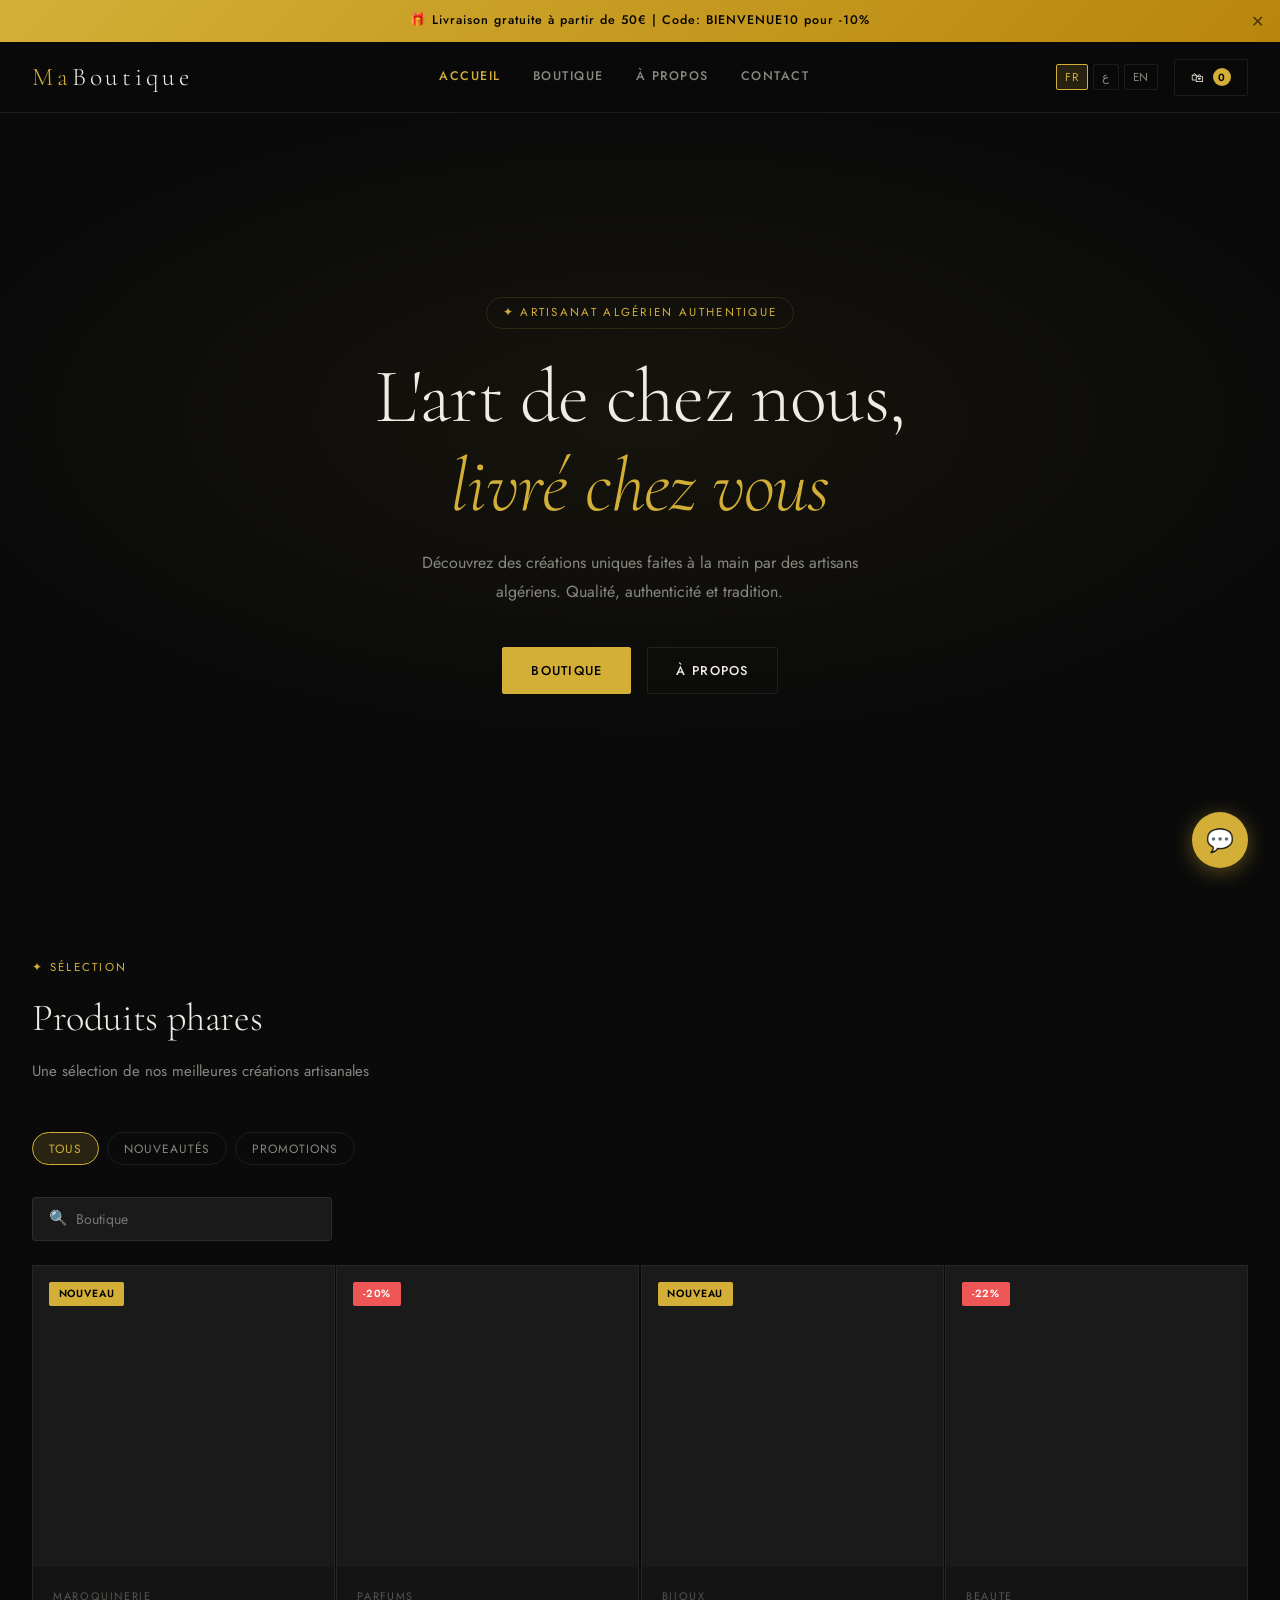
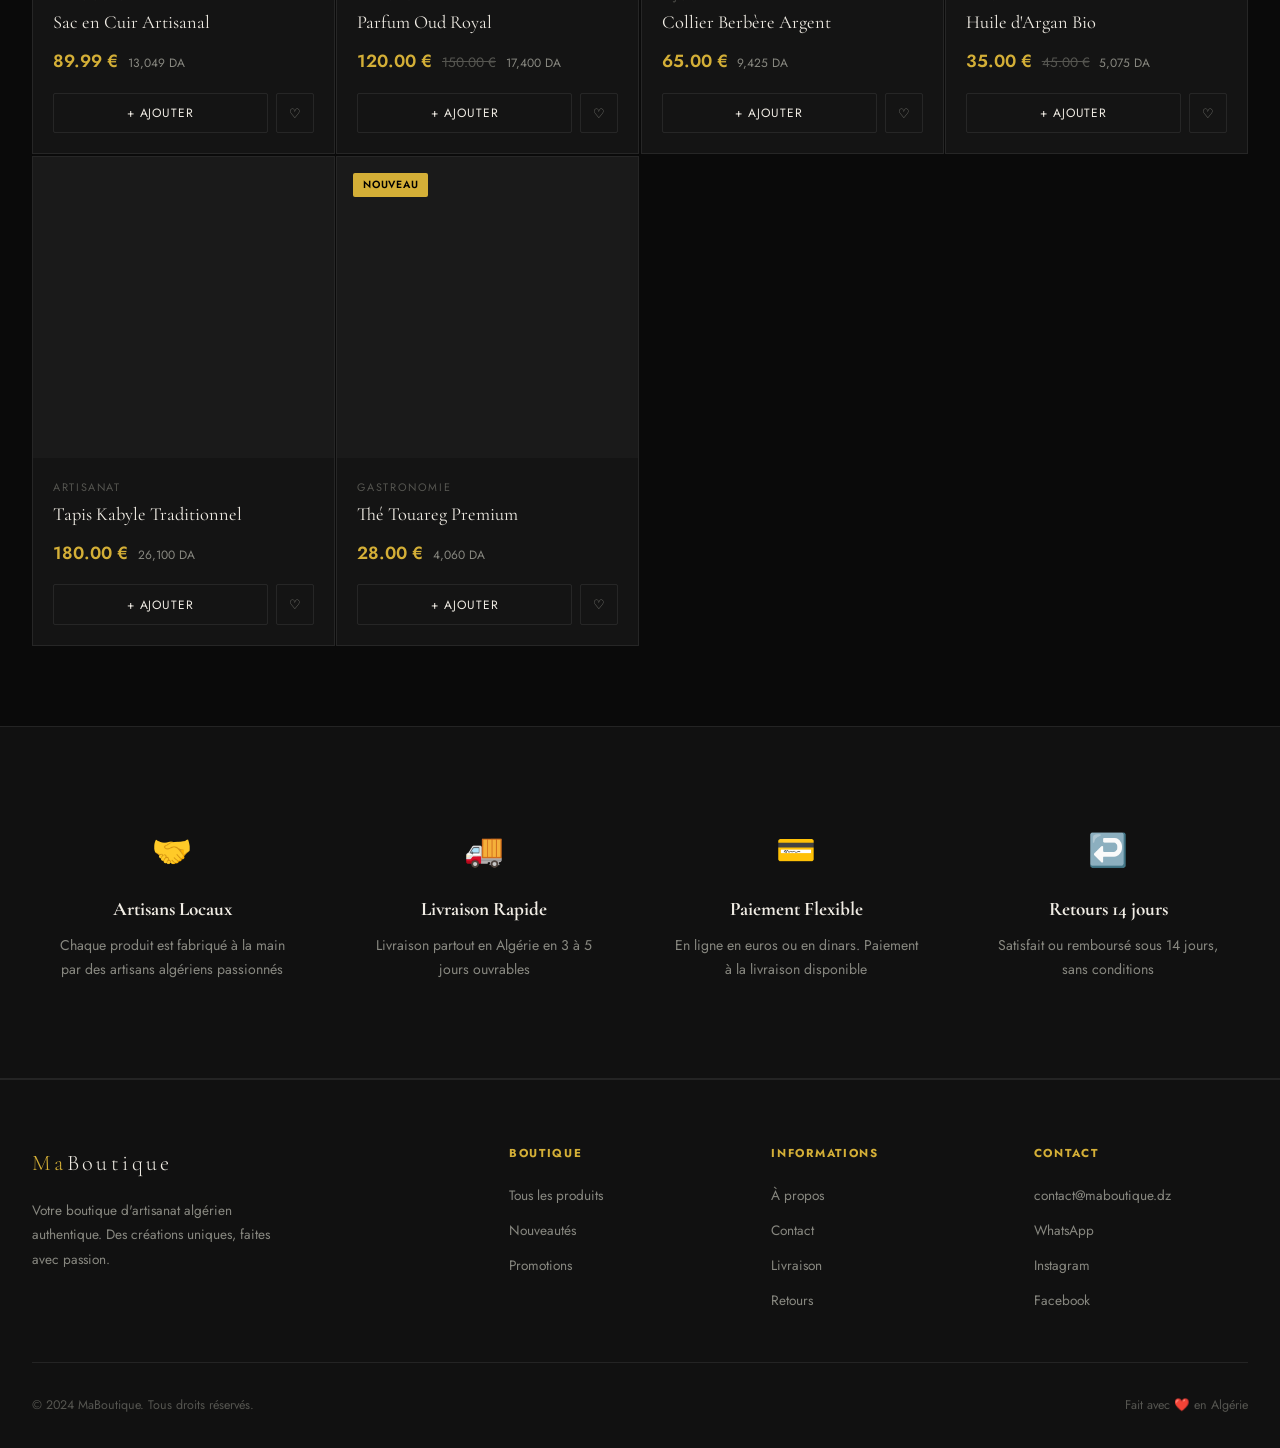
<file: index.html>
<!DOCTYPE html>
<html lang="fr" dir="ltr">
<head>
  <meta charset="UTF-8">
  <meta name="viewport" content="width=device-width, initial-scale=1.0">
  <title>Ma Boutique — Artisanat & Produits Algériens</title>
  <meta name="description" content="Découvrez notre sélection de produits artisanaux algériens authentiques. Livraison partout en Algérie.">
  <meta property="og:title" content="Ma Boutique — Artisanat Algérien">
  <meta property="og:description" content="Produits artisanaux algériens authentiques">
  <meta property="og:type" content="website">
  <link rel="stylesheet" href="assets/css/main.css">
</head>
<body>

<!-- Promo Banner -->
<div class="promo-banner">
  <span data-i18n="promo_text">🎁 Livraison gratuite à partir de 50€ | Code: BIENVENUE10 pour -10%</span>
  <button class="close-banner" aria-label="Fermer">✕</button>
</div>

<!-- Header -->
<header class="site-header">
  <div class="header-inner">
    <a href="index.html" class="logo">Ma<span>Boutique</span></a>
    <nav class="nav-links">
      <a href="index.html" class="active" data-i18n="nav_home">Accueil</a>
      <a href="shop.html" data-i18n="nav_shop">Boutique</a>
      <a href="about.html" data-i18n="nav_about">À propos</a>
      <a href="contact.html" data-i18n="nav_contact">Contact</a>
    </nav>
    <div class="header-actions">
      <div class="lang-switcher">
        <button class="lang-btn active" data-lang="fr">FR</button>
        <button class="lang-btn" data-lang="ar">ع</button>
        <button class="lang-btn" data-lang="en">EN</button>
      </div>
      <button class="cart-btn" aria-label="Panier">
        🛍 <span class="cart-count">0</span>
      </button>
      <button class="menu-btn" aria-label="Menu">☰</button>
    </div>
  </div>
</header>

<!-- Mobile Nav -->
<div class="mobile-nav">
  <button class="mobile-close">✕</button>
  <nav class="mobile-nav-links">
    <a href="index.html" data-i18n="nav_home">Accueil</a>
    <a href="shop.html" data-i18n="nav_shop">Boutique</a>
    <a href="about.html" data-i18n="nav_about">À propos</a>
    <a href="contact.html" data-i18n="nav_contact">Contact</a>
  </nav>
  <div class="lang-switcher" style="margin-top:2rem">
    <button class="lang-btn" data-lang="fr">FR</button>
    <button class="lang-btn" data-lang="ar">ع</button>
    <button class="lang-btn" data-lang="en">EN</button>
  </div>
</div>

<!-- Cart Overlay -->
<div class="cart-overlay"></div>

<!-- Cart Sidebar -->
<aside class="cart-sidebar">
  <div class="cart-header">
    <h2 class="cart-title" data-i18n="cart_title">Panier</h2>
    <button class="cart-close">✕</button>
  </div>
  <div class="cart-items" id="cart-items"></div>
  <div class="cart-footer">
    <div class="cart-total">
      <span data-i18n="cart_total">Total</span>
      <span class="cart-total-amount" id="cart-total-amount">0,00 €</span>
    </div>
    <a href="checkout.html" class="btn btn-primary btn-full" data-i18n="btn_checkout">Passer la commande</a>
  </div>
</aside>

<!-- Hero -->
<section class="hero">
  <div class="hero-bg"></div>
  <div class="hero-grid"></div>
  <div class="hero-content">
    <div class="hero-badge">✦ Artisanat Algérien Authentique</div>
    <h1>L'art de chez nous,<br><em>livré chez vous</em></h1>
    <p>Découvrez des créations uniques faites à la main par des artisans algériens. Qualité, authenticité et tradition.</p>
    <div class="hero-ctas">
      <a href="shop.html" class="btn btn-primary" data-i18n="nav_shop">Découvrir la boutique</a>
      <a href="about.html" class="btn btn-outline" data-i18n="nav_about">Notre histoire</a>
    </div>
  </div>
</section>

<!-- Featured Products -->
<section class="section">
  <div class="section-inner">
    <div class="section-header">
      <div class="section-label">✦ Sélection</div>
      <h2 class="section-title">Produits phares</h2>
      <p class="section-subtitle">Une sélection de nos meilleures créations artisanales</p>
    </div>
    <div class="filters">
      <button class="filter-btn active" data-filter="all" data-i18n="filter_all">Tous</button>
      <button class="filter-btn" data-filter="nouveau" data-i18n="filter_new">Nouveautés</button>
      <button class="filter-btn" data-filter="promo" data-i18n="filter_promo">Promotions</button>
    </div>
    <div style="margin-bottom:1.5rem">
      <div style="display:flex;align-items:center;gap:0.5rem;background:var(--bg3);border:1px solid var(--border);border-radius:4px;padding:0.5rem 1rem;max-width:300px">
        <span style="color:var(--text-dim)">🔍</span>
        <input id="search-input" type="text" placeholder="Rechercher un produit..." style="background:none;border:none;color:var(--text);font-size:0.88rem;outline:none;width:100%" data-i18n-attr="placeholder:nav_shop">
      </div>
    </div>
    <div class="products-grid" id="products-grid"></div>
  </div>
</section>

<!-- Why Us -->
<section class="section" style="background:var(--bg2);border-top:1px solid var(--border);border-bottom:1px solid var(--border)">
  <div class="section-inner">
    <div style="display:grid;grid-template-columns:repeat(auto-fit,minmax(220px,1fr));gap:2rem">
      <div style="text-align:center;padding:1rem">
        <div style="font-size:2rem;margin-bottom:1rem">🤝</div>
        <h3 style="font-family:var(--font-display);font-size:1.2rem;margin-bottom:0.5rem">Artisans Locaux</h3>
        <p style="color:var(--text-muted);font-size:0.88rem">Chaque produit est fabriqué à la main par des artisans algériens passionnés</p>
      </div>
      <div style="text-align:center;padding:1rem">
        <div style="font-size:2rem;margin-bottom:1rem">🚚</div>
        <h3 style="font-family:var(--font-display);font-size:1.2rem;margin-bottom:0.5rem">Livraison Rapide</h3>
        <p style="color:var(--text-muted);font-size:0.88rem">Livraison partout en Algérie en 3 à 5 jours ouvrables</p>
      </div>
      <div style="text-align:center;padding:1rem">
        <div style="font-size:2rem;margin-bottom:1rem">💳</div>
        <h3 style="font-family:var(--font-display);font-size:1.2rem;margin-bottom:0.5rem">Paiement Flexible</h3>
        <p style="color:var(--text-muted);font-size:0.88rem">En ligne en euros ou en dinars. Paiement à la livraison disponible</p>
      </div>
      <div style="text-align:center;padding:1rem">
        <div style="font-size:2rem;margin-bottom:1rem">↩️</div>
        <h3 style="font-family:var(--font-display);font-size:1.2rem;margin-bottom:0.5rem">Retours 14 jours</h3>
        <p style="color:var(--text-muted);font-size:0.88rem">Satisfait ou remboursé sous 14 jours, sans conditions</p>
      </div>
    </div>
  </div>
</section>

<!-- Footer -->
<footer class="site-footer">
  <div class="footer-grid">
    <div class="footer-brand">
      <a href="index.html" class="logo">Ma<span>Boutique</span></a>
      <p style="margin-top:1rem">Votre boutique d'artisanat algérien authentique. Des créations uniques, faites avec passion.</p>
    </div>
    <div class="footer-col">
      <h4>Boutique</h4>
      <ul>
        <li><a href="shop.html">Tous les produits</a></li>
        <li><a href="shop.html?filter=nouveau">Nouveautés</a></li>
        <li><a href="shop.html?filter=promo">Promotions</a></li>
      </ul>
    </div>
    <div class="footer-col">
      <h4>Informations</h4>
      <ul>
        <li><a href="about.html">À propos</a></li>
        <li><a href="contact.html">Contact</a></li>
        <li><a href="#">Livraison</a></li>
        <li><a href="#">Retours</a></li>
      </ul>
    </div>
    <div class="footer-col">
      <h4>Contact</h4>
      <ul>
        <li><a href="mailto:contact@maboutique.dz">contact@maboutique.dz</a></li>
        <li><a href="#">WhatsApp</a></li>
        <li><a href="#">Instagram</a></li>
        <li><a href="#">Facebook</a></li>
      </ul>
    </div>
  </div>
  <div class="footer-bottom">
    <span>© 2024 MaBoutique. Tous droits réservés.</span>
    <span>Fait avec ❤️ en Algérie</span>
  </div>
</footer>

<!-- Chatbot -->
<button class="chatbot-toggle" id="chatbot-toggle" aria-label="Chat">💬</button>
<div class="chatbot-window" id="chatbot-window">
  <div class="chat-header">
    <div class="chat-avatar">🛍</div>
    <div>
      <div class="chat-title">Assistant Boutique</div>
      <div class="chat-status">● En ligne</div>
    </div>
    <button class="chat-close-btn" id="chat-close">✕</button>
  </div>
  <div class="chat-messages" id="chat-messages"></div>
  <div class="chat-quick-btns" id="chat-quick-btns"></div>
  <div class="chat-input-area">
    <input class="chat-input" id="chat-input" type="text" placeholder="Écrire un message..." data-i18n="chat_placeholder">
    <button class="chat-send" id="chat-send">➤</button>
  </div>
</div>

<script src="assets/js/i18n.js"></script>
<script src="assets/js/products.js"></script>
<script src="assets/js/cart.js"></script>
<script src="assets/js/chatbot.js"></script>
</body>
</html>
</file>
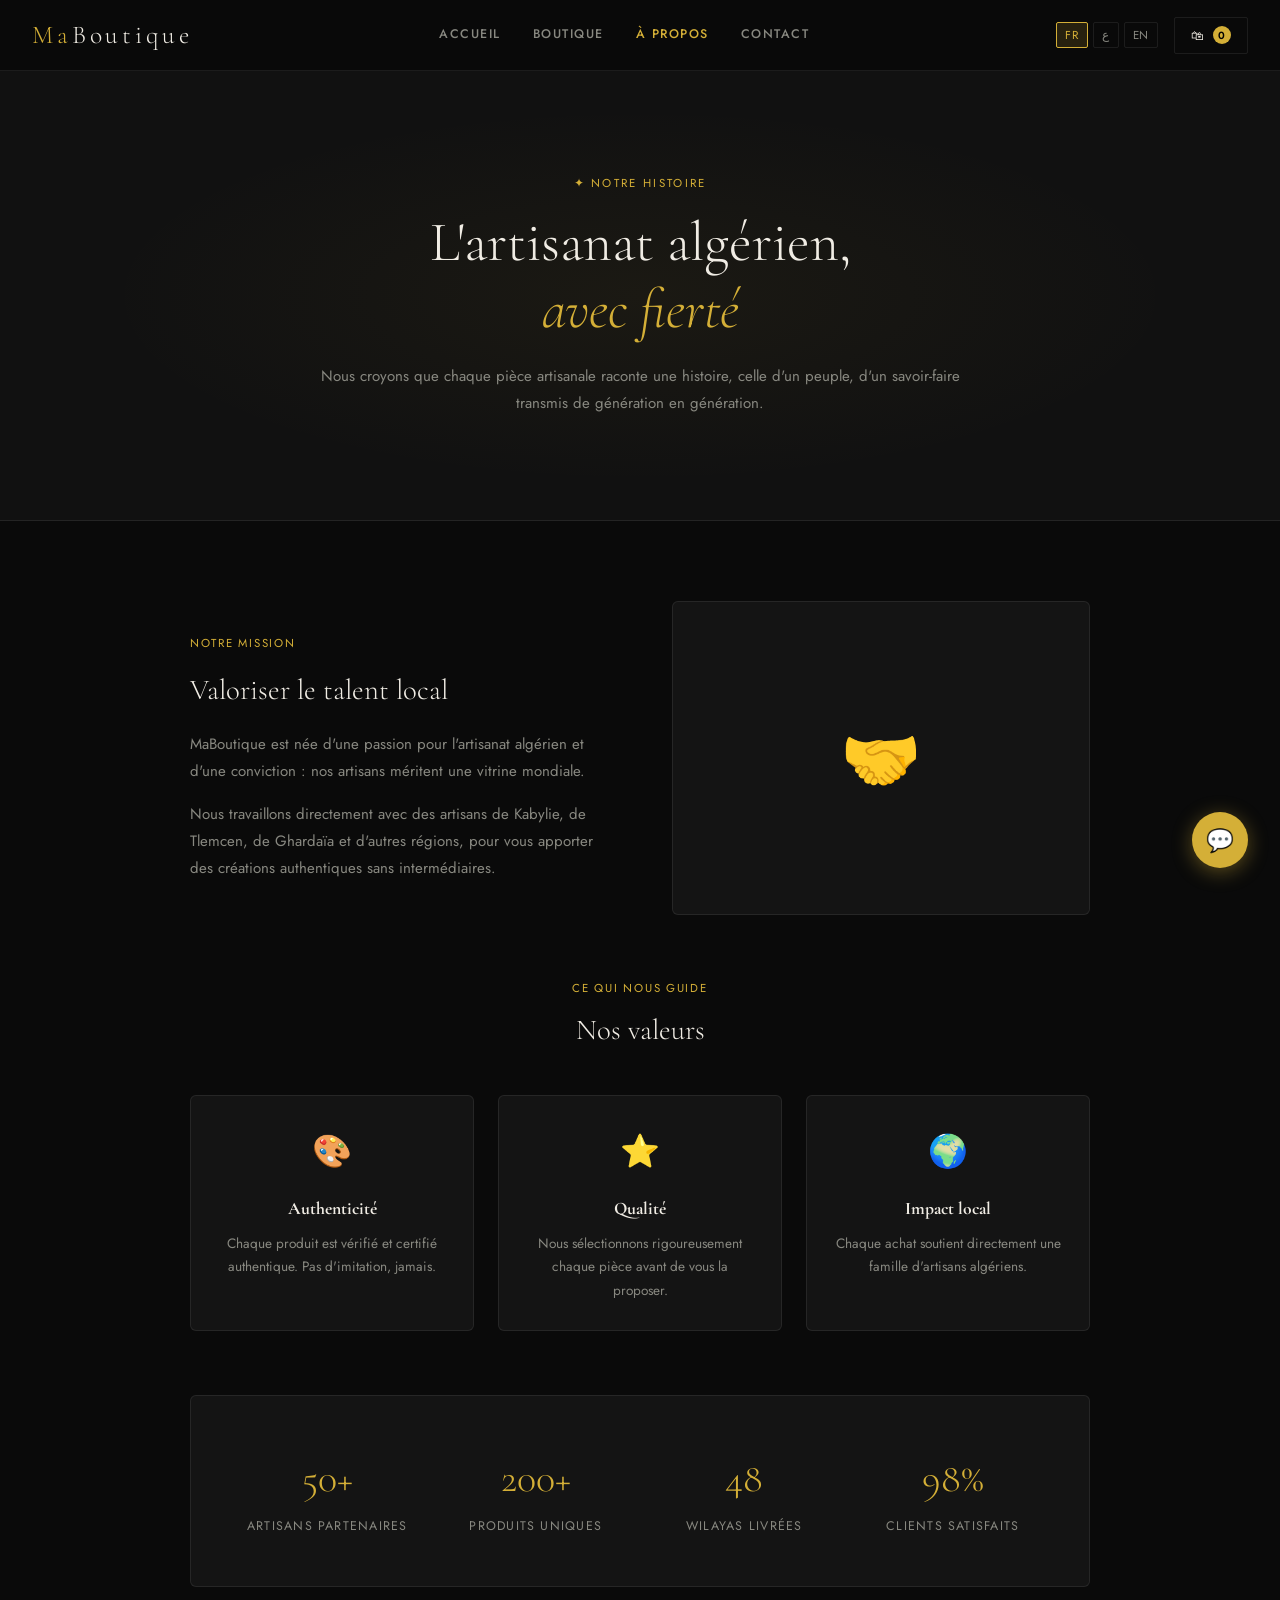
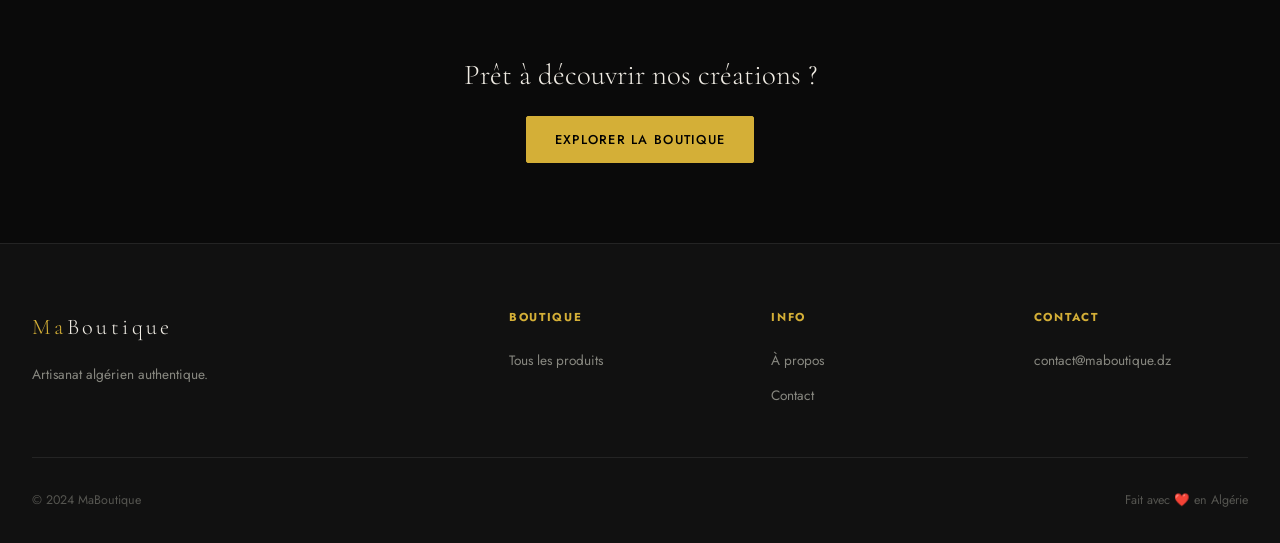
<file: about.html>
<!DOCTYPE html>
<html lang="fr" dir="ltr">
<head>
  <meta charset="UTF-8"><meta name="viewport" content="width=device-width, initial-scale=1.0">
  <title>À propos — MaBoutique</title>
  <link rel="stylesheet" href="assets/css/main.css">
</head>
<body>
<header class="site-header">
  <div class="header-inner">
    <a href="index.html" class="logo">Ma<span>Boutique</span></a>
    <nav class="nav-links">
      <a href="index.html" data-i18n="nav_home">Accueil</a>
      <a href="shop.html" data-i18n="nav_shop">Boutique</a>
      <a href="about.html" class="active" data-i18n="nav_about">À propos</a>
      <a href="contact.html" data-i18n="nav_contact">Contact</a>
    </nav>
    <div class="header-actions">
      <div class="lang-switcher">
        <button class="lang-btn active" data-lang="fr">FR</button>
        <button class="lang-btn" data-lang="ar">ع</button>
        <button class="lang-btn" data-lang="en">EN</button>
      </div>
      <button class="cart-btn">🛍 <span class="cart-count">0</span></button>
      <button class="menu-btn">☰</button>
    </div>
  </div>
</header>
<div class="mobile-nav"><button class="mobile-close">✕</button>
  <nav class="mobile-nav-links">
    <a href="index.html">Accueil</a><a href="shop.html">Boutique</a>
    <a href="about.html">À propos</a><a href="contact.html">Contact</a>
  </nav>
</div>
<div class="cart-overlay"></div>
<aside class="cart-sidebar">
  <div class="cart-header"><h2 class="cart-title">Panier</h2><button class="cart-close">✕</button></div>
  <div class="cart-items" id="cart-items"></div>
  <div class="cart-footer">
    <div class="cart-total"><span>Total</span><span class="cart-total-amount" id="cart-total-amount">0,00 €</span></div>
    <a href="checkout.html" class="btn btn-primary btn-full">Commander</a>
  </div>
</aside>

<!-- Hero -->
<div style="min-height:50vh;display:flex;align-items:center;justify-content:center;text-align:center;padding:4rem 2rem;position:relative;overflow:hidden;background:var(--bg2);border-bottom:1px solid var(--border)">
  <div style="position:absolute;inset:0;background:radial-gradient(ellipse 60% 60% at 50% 50%,rgba(212,175,55,0.05) 0%,transparent 70%)"></div>
  <div style="position:relative;max-width:640px">
    <div style="font-size:0.72rem;letter-spacing:0.2em;text-transform:uppercase;color:var(--gold);margin-bottom:1rem">✦ Notre histoire</div>
    <h1 style="font-family:var(--font-display);font-size:clamp(2rem,5vw,3.5rem);font-weight:300;line-height:1.2;margin-bottom:1.25rem">L'artisanat algérien,<br><em style="color:var(--gold)">avec fierté</em></h1>
    <p style="color:var(--text-muted);line-height:1.8">Nous croyons que chaque pièce artisanale raconte une histoire, celle d'un peuple, d'un savoir-faire transmis de génération en génération.</p>
  </div>
</div>

<section class="section">
  <div class="section-inner" style="max-width:900px">
    <!-- Mission -->
    <div style="display:grid;grid-template-columns:1fr 1fr;gap:4rem;margin-bottom:4rem;align-items:center">
      <div>
        <div style="font-size:0.72rem;letter-spacing:0.15em;text-transform:uppercase;color:var(--gold);margin-bottom:0.75rem">Notre mission</div>
        <h2 style="font-family:var(--font-display);font-size:1.8rem;font-weight:300;margin-bottom:1rem">Valoriser le talent local</h2>
        <p style="color:var(--text-muted);line-height:1.8;margin-bottom:1rem">MaBoutique est née d'une passion pour l'artisanat algérien et d'une conviction : nos artisans méritent une vitrine mondiale.</p>
        <p style="color:var(--text-muted);line-height:1.8">Nous travaillons directement avec des artisans de Kabylie, de Tlemcen, de Ghardaïa et d'autres régions, pour vous apporter des créations authentiques sans intermédiaires.</p>
      </div>
      <div style="background:var(--card);border:1px solid var(--border);border-radius:var(--radius-lg);aspect-ratio:4/3;display:flex;align-items:center;justify-content:center;font-size:4rem">🤝</div>
    </div>

    <!-- Values -->
    <div style="margin-bottom:4rem">
      <div style="text-align:center;margin-bottom:2.5rem">
        <div style="font-size:0.72rem;letter-spacing:0.15em;text-transform:uppercase;color:var(--gold);margin-bottom:0.5rem">Ce qui nous guide</div>
        <h2 style="font-family:var(--font-display);font-size:1.8rem;font-weight:300">Nos valeurs</h2>
      </div>
      <div style="display:grid;grid-template-columns:repeat(3,1fr);gap:1.5rem">
        <div style="background:var(--card);border:1px solid var(--border);border-radius:var(--radius-lg);padding:1.75rem;text-align:center">
          <div style="font-size:2rem;margin-bottom:1rem">🎨</div>
          <h3 style="font-family:var(--font-display);font-size:1.1rem;margin-bottom:0.5rem">Authenticité</h3>
          <p style="color:var(--text-muted);font-size:0.85rem;line-height:1.7">Chaque produit est vérifié et certifié authentique. Pas d'imitation, jamais.</p>
        </div>
        <div style="background:var(--card);border:1px solid var(--border);border-radius:var(--radius-lg);padding:1.75rem;text-align:center">
          <div style="font-size:2rem;margin-bottom:1rem">⭐</div>
          <h3 style="font-family:var(--font-display);font-size:1.1rem;margin-bottom:0.5rem">Qualité</h3>
          <p style="color:var(--text-muted);font-size:0.85rem;line-height:1.7">Nous sélectionnons rigoureusement chaque pièce avant de vous la proposer.</p>
        </div>
        <div style="background:var(--card);border:1px solid var(--border);border-radius:var(--radius-lg);padding:1.75rem;text-align:center">
          <div style="font-size:2rem;margin-bottom:1rem">🌍</div>
          <h3 style="font-family:var(--font-display);font-size:1.1rem;margin-bottom:0.5rem">Impact local</h3>
          <p style="color:var(--text-muted);font-size:0.85rem;line-height:1.7">Chaque achat soutient directement une famille d'artisans algériens.</p>
        </div>
      </div>
    </div>

    <!-- Stats -->
    <div style="background:var(--card);border:1px solid var(--border);border-radius:var(--radius-lg);padding:3rem;display:grid;grid-template-columns:repeat(4,1fr);gap:2rem;text-align:center;margin-bottom:4rem">
      <div><div style="font-family:var(--font-display);font-size:2.5rem;color:var(--gold);font-weight:300">50+</div><div style="font-size:0.78rem;text-transform:uppercase;letter-spacing:0.1em;color:var(--text-muted);margin-top:0.3rem">Artisans partenaires</div></div>
      <div><div style="font-family:var(--font-display);font-size:2.5rem;color:var(--gold);font-weight:300">200+</div><div style="font-size:0.78rem;text-transform:uppercase;letter-spacing:0.1em;color:var(--text-muted);margin-top:0.3rem">Produits uniques</div></div>
      <div><div style="font-family:var(--font-display);font-size:2.5rem;color:var(--gold);font-weight:300">48</div><div style="font-size:0.78rem;text-transform:uppercase;letter-spacing:0.1em;color:var(--text-muted);margin-top:0.3rem">Wilayas livrées</div></div>
      <div><div style="font-family:var(--font-display);font-size:2.5rem;color:var(--gold);font-weight:300">98%</div><div style="font-size:0.78rem;text-transform:uppercase;letter-spacing:0.1em;color:var(--text-muted);margin-top:0.3rem">Clients satisfaits</div></div>
    </div>

    <!-- CTA -->
    <div style="text-align:center">
      <h2 style="font-family:var(--font-display);font-size:1.8rem;font-weight:300;margin-bottom:1rem">Prêt à découvrir nos créations ?</h2>
      <a href="shop.html" class="btn btn-primary">Explorer la boutique</a>
    </div>
  </div>
</section>

<footer class="site-footer">
  <div class="footer-grid">
    <div class="footer-brand"><a href="index.html" class="logo">Ma<span>Boutique</span></a><p style="margin-top:1rem">Artisanat algérien authentique.</p></div>
    <div class="footer-col"><h4>Boutique</h4><ul><li><a href="shop.html">Tous les produits</a></li></ul></div>
    <div class="footer-col"><h4>Info</h4><ul><li><a href="about.html">À propos</a></li><li><a href="contact.html">Contact</a></li></ul></div>
    <div class="footer-col"><h4>Contact</h4><ul><li><a href="mailto:contact@maboutique.dz">contact@maboutique.dz</a></li></ul></div>
  </div>
  <div class="footer-bottom"><span>© 2024 MaBoutique</span><span>Fait avec ❤️ en Algérie</span></div>
</footer>

<button class="chatbot-toggle" id="chatbot-toggle">💬</button>
<div class="chatbot-window" id="chatbot-window">
  <div class="chat-header">
    <div class="chat-avatar">🛍</div>
    <div><div class="chat-title">Assistant Boutique</div><div class="chat-status">● En ligne</div></div>
    <button class="chat-close-btn" id="chat-close">✕</button>
  </div>
  <div class="chat-messages" id="chat-messages"></div>
  <div class="chat-quick-btns" id="chat-quick-btns"></div>
  <div class="chat-input-area">
    <input class="chat-input" id="chat-input" type="text" placeholder="Écrire un message...">
    <button class="chat-send" id="chat-send">➤</button>
  </div>
</div>

<script src="assets/js/i18n.js"></script>
<script src="assets/js/products.js"></script>
<script src="assets/js/cart.js"></script>
<script src="assets/js/chatbot.js"></script>
</body>
</html>
</file>
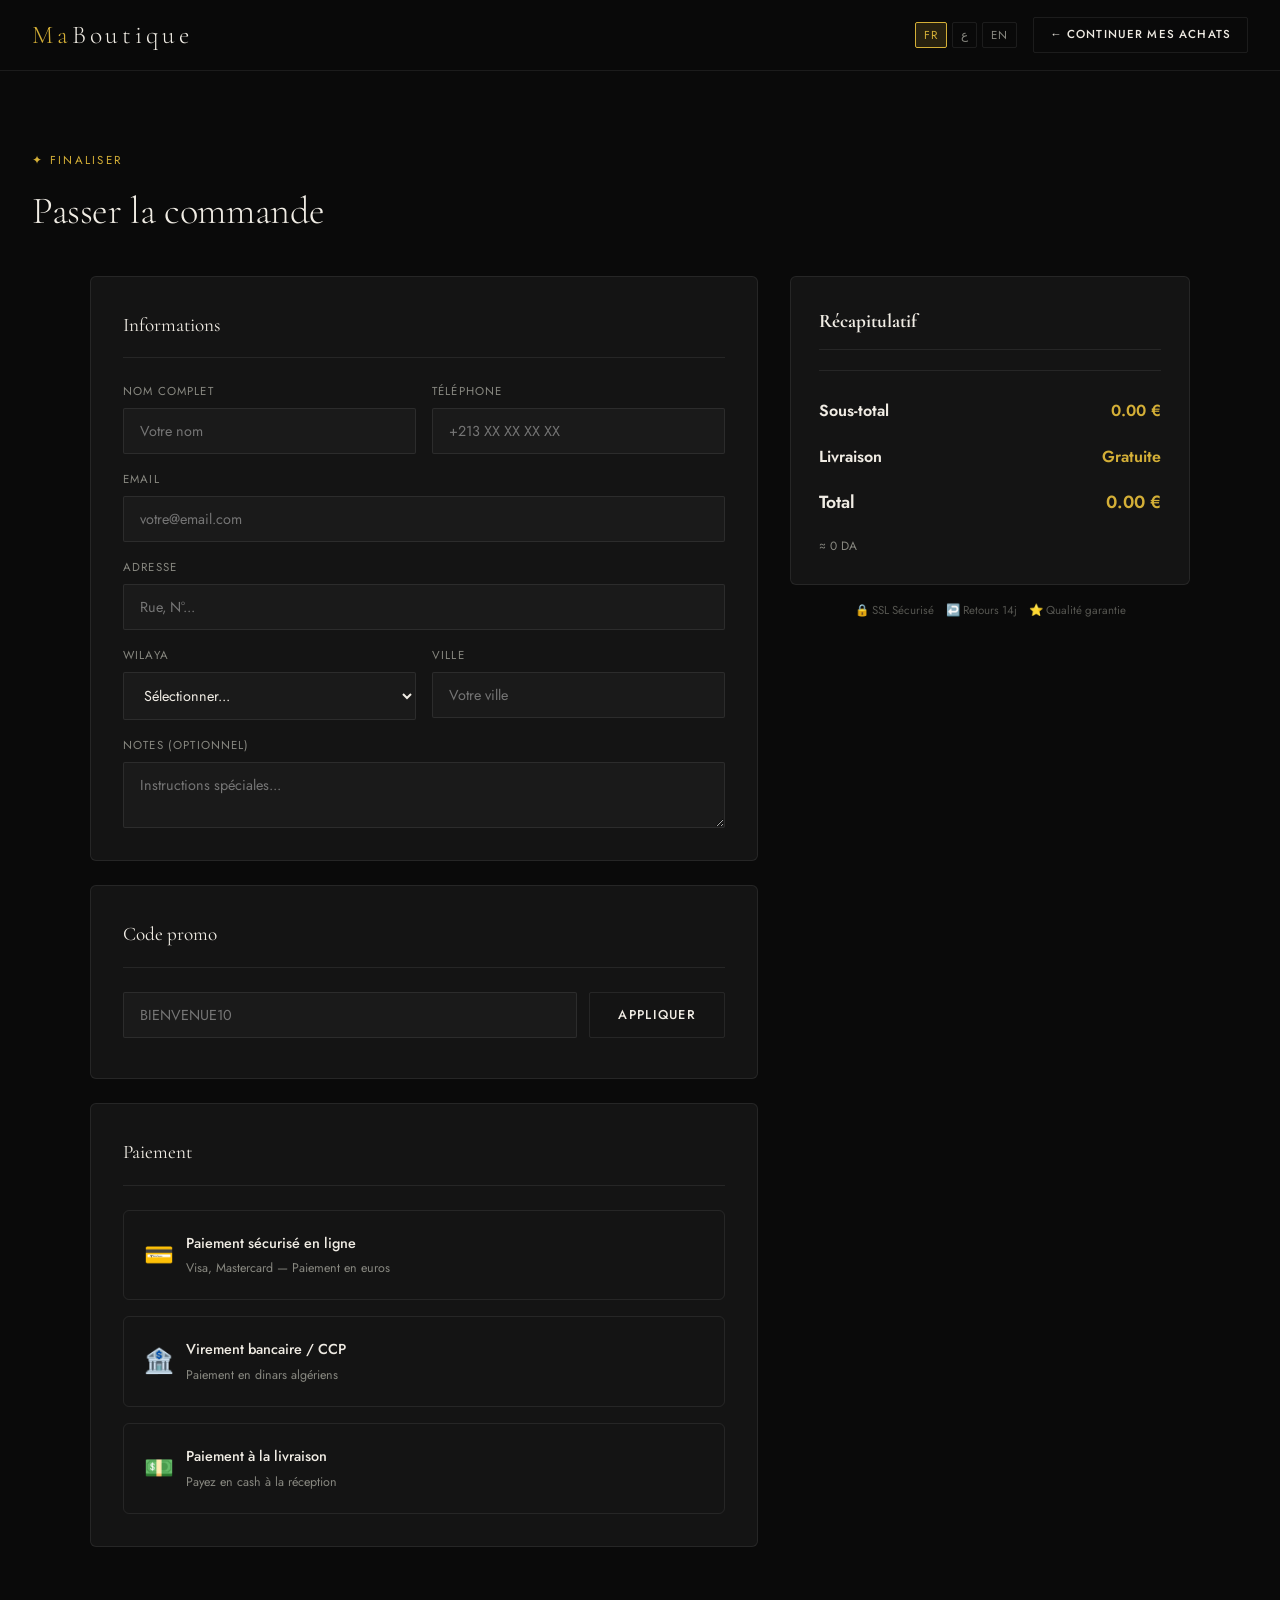
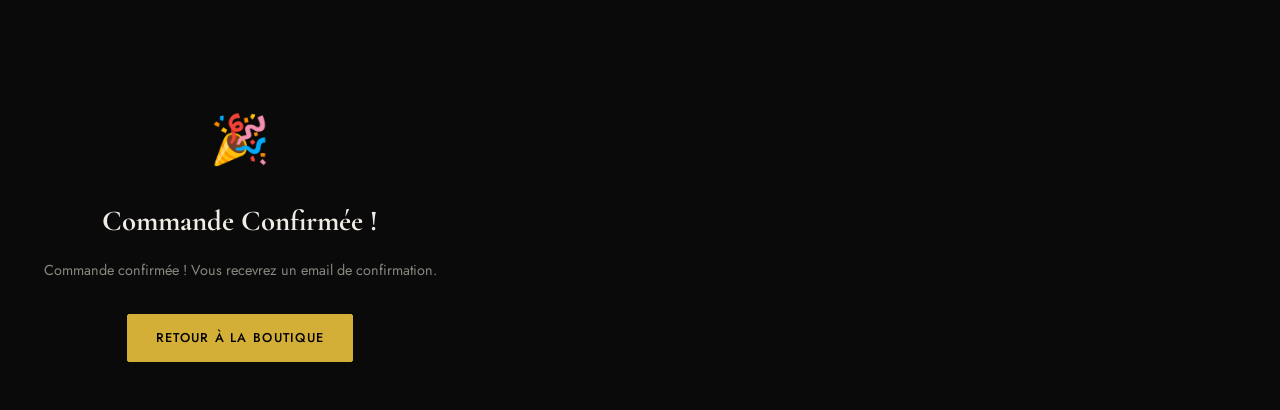
<file: checkout.html>
<!DOCTYPE html>
<html lang="fr" dir="ltr">
<head>
  <meta charset="UTF-8">
  <meta name="viewport" content="width=device-width, initial-scale=1.0">
  <title>Commande — MaBoutique</title>
  <link rel="stylesheet" href="assets/css/main.css">
</head>
<body>
<header class="site-header">
  <div class="header-inner">
    <a href="index.html" class="logo">Ma<span>Boutique</span></a>
    <div class="header-actions">
      <div class="lang-switcher">
        <button class="lang-btn active" data-lang="fr">FR</button>
        <button class="lang-btn" data-lang="ar">ع</button>
        <button class="lang-btn" data-lang="en">EN</button>
      </div>
      <a href="index.html" class="btn btn-outline btn-sm">← Continuer mes achats</a>
    </div>
  </div>
</header>

<section class="section">
  <div class="section-inner">
    <div class="section-header" style="margin-bottom:2rem">
      <div class="section-label">✦ Finaliser</div>
      <h2 class="section-title" data-i18n="btn_checkout">Passer la commande</h2>
    </div>

    <div class="checkout-grid">
      <!-- LEFT: Form -->
      <div>
        <!-- Contact Info -->
        <div class="checkout-section">
          <h3 class="checkout-section-title" data-i18n="checkout_info">Informations</h3>
          <div class="form-grid">
            <div class="form-group">
              <label class="form-label" data-i18n="label_name">Nom complet</label>
              <input type="text" id="f-name" class="form-input" placeholder="Votre nom">
            </div>
            <div class="form-group">
              <label class="form-label" data-i18n="label_phone">Téléphone</label>
              <input type="tel" id="f-phone" class="form-input" placeholder="+213 XX XX XX XX">
            </div>
            <div class="form-group form-full">
              <label class="form-label" data-i18n="label_email">Email</label>
              <input type="email" id="f-email" class="form-input" placeholder="votre@email.com">
            </div>
            <div class="form-group form-full">
              <label class="form-label" data-i18n="label_address">Adresse</label>
              <input type="text" id="f-address" class="form-input" placeholder="Rue, N°...">
            </div>
            <div class="form-group">
              <label class="form-label" data-i18n="label_wilaya">Wilaya</label>
              <select id="f-wilaya" class="form-select">
                <option value="">Sélectionner...</option>
                <option>01 - Adrar</option><option>02 - Chlef</option><option>03 - Laghouat</option>
                <option>04 - Oum El Bouaghi</option><option>05 - Batna</option><option>06 - Béjaïa</option>
                <option>07 - Biskra</option><option>08 - Béchar</option><option>09 - Blida</option>
                <option>10 - Bouira</option><option>11 - Tamanrasset</option><option>12 - Tébessa</option>
                <option>13 - Tlemcen</option><option>14 - Tiaret</option><option>15 - Tizi Ouzou</option>
                <option>16 - Alger</option><option>17 - Djelfa</option><option>18 - Jijel</option>
                <option>19 - Sétif</option><option>20 - Saïda</option><option>21 - Skikda</option>
                <option>22 - Sidi Bel Abbès</option><option>23 - Annaba</option><option>24 - Guelma</option>
                <option>25 - Constantine</option><option>26 - Médéa</option><option>27 - Mostaganem</option>
                <option>28 - M'Sila</option><option>29 - Mascara</option><option>30 - Ouargla</option>
                <option>31 - Oran</option><option>32 - El Bayadh</option><option>33 - Illizi</option>
                <option>34 - Bordj Bou Arréridj</option><option>35 - Boumerdès</option>
                <option>36 - El Tarf</option><option>37 - Tindouf</option><option>38 - Tissemsilt</option>
                <option>39 - El Oued</option><option>40 - Khenchela</option><option>41 - Souk Ahras</option>
                <option>42 - Tipaza</option><option>43 - Mila</option><option>44 - Aïn Defla</option>
                <option>45 - Naâma</option><option>46 - Aïn Témouchent</option><option>47 - Ghardaïa</option>
                <option>48 - Relizane</option>
              </select>
            </div>
            <div class="form-group">
              <label class="form-label" data-i18n="label_city">Ville</label>
              <input type="text" id="f-city" class="form-input" placeholder="Votre ville">
            </div>
            <div class="form-group form-full">
              <label class="form-label" data-i18n="label_notes">Notes</label>
              <textarea id="f-notes" class="form-input" rows="2" placeholder="Instructions spéciales..."></textarea>
            </div>
          </div>
        </div>

        <!-- Promo Code -->
        <div class="checkout-section">
          <h3 class="checkout-section-title">Code promo</h3>
          <div style="display:flex;gap:0.75rem">
            <input type="text" id="promo-input" class="form-input" placeholder="BIENVENUE10" style="flex:1;text-transform:uppercase">
            <button class="btn btn-outline" onclick="applyPromo()">Appliquer</button>
          </div>
          <div id="promo-msg" style="font-size:0.8rem;margin-top:0.5rem"></div>
        </div>

        <!-- Payment Method -->
        <div class="checkout-section">
          <h3 class="checkout-section-title" data-i18n="checkout_payment">Paiement</h3>
          <div class="payment-methods">

            <!-- Stripe -->
            <label class="payment-method" onclick="selectPayment('stripe')">
              <input type="radio" name="payment" value="stripe">
              <div class="payment-method-header">
                <span class="payment-icon">💳</span>
                <div>
                  <div class="payment-name" data-i18n="pay_stripe">Paiement sécurisé en ligne</div>
                  <div class="payment-desc" data-i18n="pay_stripe_desc">Visa, Mastercard — en euros</div>
                </div>
              </div>
              <div class="payment-detail">
                <p style="font-size:0.82rem;color:var(--text-muted);margin-bottom:1rem">🔒 Vous serez redirigé vers la page de paiement sécurisée Stripe. Paiement chiffré SSL.</p>
                <button class="btn btn-primary btn-full" onclick="payStripe()">
                  🔒 Payer en ligne (€)
                </button>
              </div>
            </label>

            <!-- Virement DZD -->
            <label class="payment-method" onclick="selectPayment('virement')">
              <input type="radio" name="payment" value="virement">
              <div class="payment-method-header">
                <span class="payment-icon">🏦</span>
                <div>
                  <div class="payment-name" data-i18n="pay_virement">Virement bancaire / CCP</div>
                  <div class="payment-desc" data-i18n="pay_virement_desc">Paiement en dinars algériens</div>
                </div>
              </div>
              <div class="payment-detail">
                <div style="background:var(--bg3);border:1px solid var(--border);border-radius:4px;padding:1rem;margin-bottom:1rem;font-size:0.85rem">
                  <div style="margin-bottom:0.5rem;font-weight:500;color:var(--gold)">Coordonnées bancaires</div>
                  <div>Compte CCP : <strong>XXXXX XXXXX XX</strong></div>
                  <div>Nom : <strong>Votre Nom / Boutique</strong></div>
                  <div>Clé RIB : <strong>XX</strong></div>
                  <div style="margin-top:0.5rem;color:var(--text-muted);font-size:0.78rem">Envoyez une capture du virement à contact@maboutique.dz</div>
                </div>
                <button class="btn btn-primary btn-full" onclick="submitDZD('virement')">Confirmer la commande (DA)</button>
              </div>
            </label>

            <!-- Cash on Delivery -->
            <label class="payment-method" onclick="selectPayment('livraison')">
              <input type="radio" name="payment" value="livraison">
              <div class="payment-method-header">
                <span class="payment-icon">💵</span>
                <div>
                  <div class="payment-name" data-i18n="pay_livraison">Paiement à la livraison</div>
                  <div class="payment-desc" data-i18n="pay_livraison_desc">Payez en cash à la réception</div>
                </div>
              </div>
              <div class="payment-detail">
                <p style="font-size:0.82rem;color:var(--text-muted);margin-bottom:1rem">📦 Un livreur vous contactera pour confirmer la date et l'heure de livraison.</p>
                <button class="btn btn-primary btn-full" onclick="submitDZD('livraison')">Confirmer la commande</button>
              </div>
            </label>
          </div>
        </div>
      </div>

      <!-- RIGHT: Order Summary -->
      <div class="order-summary">
        <div class="summary-card">
          <h3 style="font-family:var(--font-display);font-size:1.2rem;margin-bottom:1.25rem;padding-bottom:0.75rem;border-bottom:1px solid var(--border)">Récapitulatif</h3>
          <div id="summary-items"></div>
          <div class="summary-total">
            <div class="summary-line"><span data-i18n="subtotal">Sous-total</span><span id="summary-subtotal">—</span></div>
            <div class="summary-line" id="summary-promo-line" style="display:none;color:var(--success)"><span>Code promo</span><span id="summary-promo-amount">—</span></div>
            <div class="summary-line"><span data-i18n="shipping">Livraison</span><span id="summary-shipping" data-i18n="free_shipping">Gratuite</span></div>
            <div class="summary-line" style="font-size:1.1rem;font-weight:600;padding-top:0.5rem">
              <span data-i18n="total">Total</span>
              <span id="summary-total" style="color:var(--gold)">—</span>
            </div>
            <div style="font-size:0.75rem;color:var(--text-muted);margin-top:0.5rem" id="summary-dz">—</div>
          </div>
        </div>

        <!-- Security badges -->
        <div style="margin-top:1rem;display:flex;gap:0.75rem;justify-content:center;flex-wrap:wrap">
          <div style="font-size:0.72rem;color:var(--text-dim);display:flex;align-items:center;gap:0.3rem">🔒 SSL Sécurisé</div>
          <div style="font-size:0.72rem;color:var(--text-dim);display:flex;align-items:center;gap:0.3rem">↩️ Retours 14j</div>
          <div style="font-size:0.72rem;color:var(--text-dim);display:flex;align-items:center;gap:0.3rem">⭐ Qualité garantie</div>
        </div>
      </div>
    </div>
  </div>
</section>

<!-- Success Modal -->
<div class="modal-overlay" id="success-modal">
  <div class="modal" style="max-width:480px;text-align:center">
    <div style="padding:3rem 2rem">
      <div style="font-size:3rem;margin-bottom:1rem">🎉</div>
      <h2 style="font-family:var(--font-display);font-size:1.8rem;margin-bottom:0.75rem">Commande Confirmée !</h2>
      <p style="color:var(--text-muted);margin-bottom:0.5rem" id="success-id"></p>
      <p style="color:var(--text-muted);font-size:0.9rem;margin-bottom:2rem" data-i18n="order_success">Vous recevrez un email de confirmation.</p>
      <a href="index.html" class="btn btn-primary">Retour à la boutique</a>
    </div>
  </div>
</div>

<script src="assets/js/i18n.js"></script>
<script src="assets/js/products.js"></script>
<script src="assets/js/cart.js"></script>
<script>
  // Config - MODIFIER AVEC VOS INFOS
  const STRIPE_PAYMENT_LINK = "https://buy.stripe.com/REMPLACER_VOTRE_LIEN";
  const FORMSPREE_ID = "REMPLACER_VOTRE_ID";

  let promoApplied = null;

  function renderSummary() {
    const cart = getCart();
    const subtotal = getCartTotal();
    const discount = promoApplied ? promoApplied.discountAmount : 0;
    const total = Math.max(0, subtotal - discount);
    const totalDZ = Math.round(total * 145);

    document.getElementById('summary-items').innerHTML = cart.map(item => `
      <div class="summary-line">
        <span style="font-size:0.85rem">${item.name[currentLang]||item.name.fr} <span style="color:var(--text-muted)">×${item.qty}</span></span>
        <span style="font-size:0.85rem">${formatPrice(item.price * item.qty)}</span>
      </div>`).join('');

    document.getElementById('summary-subtotal').textContent = formatPrice(subtotal);
    document.getElementById('summary-total').textContent = formatPrice(total);
    document.getElementById('summary-dz').textContent = `≈ ${totalDZ.toLocaleString('fr-DZ')} DA`;

    if (promoApplied) {
      document.getElementById('summary-promo-line').style.display = 'flex';
      document.getElementById('summary-promo-amount').textContent = '−' + formatPrice(discount);
    }
  }

  function applyPromo() {
    const code = document.getElementById('promo-input').value.trim();
    const total = getCartTotal();
    const result = validatePromo(code, total);
    const msg = document.getElementById('promo-msg');
    if (result) {
      promoApplied = result;
      msg.style.color = 'var(--success)';
      msg.textContent = `✓ Code appliqué : −${formatPrice(result.discountAmount)}`;
      renderSummary();
    } else {
      promoApplied = null;
      msg.style.color = 'var(--danger)';
      msg.textContent = '✕ Code invalide ou expiré';
    }
  }

  function selectPayment(method) {
    document.querySelectorAll('.payment-method').forEach(m => m.classList.remove('selected'));
    event.currentTarget.classList.add('selected');
  }

  function getFormData() {
    return {
      name: document.getElementById('f-name').value,
      phone: document.getElementById('f-phone').value,
      email: document.getElementById('f-email').value,
      address: document.getElementById('f-address').value,
      wilaya: document.getElementById('f-wilaya').value,
      city: document.getElementById('f-city').value,
      notes: document.getElementById('f-notes').value,
    };
  }

  function validateForm() {
    const d = getFormData();
    if (!d.name || !d.phone || !d.address || !d.wilaya) {
      showToast('Veuillez remplir tous les champs obligatoires', 'error');
      return false;
    }
    if (getCart().length === 0) {
      showToast('Votre panier est vide', 'error');
      return false;
    }
    return true;
  }

  function payStripe() {
    if (!validateForm()) return;
    // Build cart summary to pass to Stripe (for reference)
    const total = getCartTotal() - (promoApplied?.discountAmount || 0);
    window.location.href = STRIPE_PAYMENT_LINK;
  }

  async function submitDZD(method) {
    if (!validateForm()) return;
    const form = getFormData();
    const cart = getCart();
    const subtotal = getCartTotal();
    const discount = promoApplied?.discountAmount || 0;
    const total = subtotal - discount;

    const orderData = {
      ...form,
      method,
      items: cart.map(i => `${i.name.fr} ×${i.qty} = ${formatPrice(i.price * i.qty)}`).join('\n'),
      subtotal: formatPrice(subtotal),
      discount: discount ? formatPrice(discount) : 'Aucun',
      total_eur: formatPrice(total),
      total_dzd: `${Math.round(total * 145).toLocaleString()} DA`,
      date: new Date().toLocaleString('fr-DZ')
    };

    // Save order locally
    const order = saveOrder({ ...orderData, cart });
    
    // Send via Formspree
    if (FORMSPREE_ID !== 'REMPLACER_VOTRE_ID') {
      try {
        await fetch(`https://formspree.io/f/${FORMSPREE_ID}`, {
          method: 'POST',
          headers: { 'Content-Type': 'application/json' },
          body: JSON.stringify({ subject: `Nouvelle commande ${order.id}`, ...orderData })
        });
      } catch(e) { console.log('Formspree error', e); }
    }

    clearCart();
    document.getElementById('success-id').textContent = `Commande N° ${order.id}`;
    document.getElementById('success-modal').classList.add('open');
  }

  document.addEventListener('DOMContentLoaded', () => {
    if (getCart().length === 0 && !window.location.hash) {
      // Allow empty for demo
    }
    renderSummary();
    document.querySelectorAll('.lang-btn').forEach(b => b.addEventListener('click', () => { setLang(b.dataset.lang); renderSummary(); }));
  });
</script>
<script src="assets/js/chatbot.js"></script>
</body>
</html>
</file>
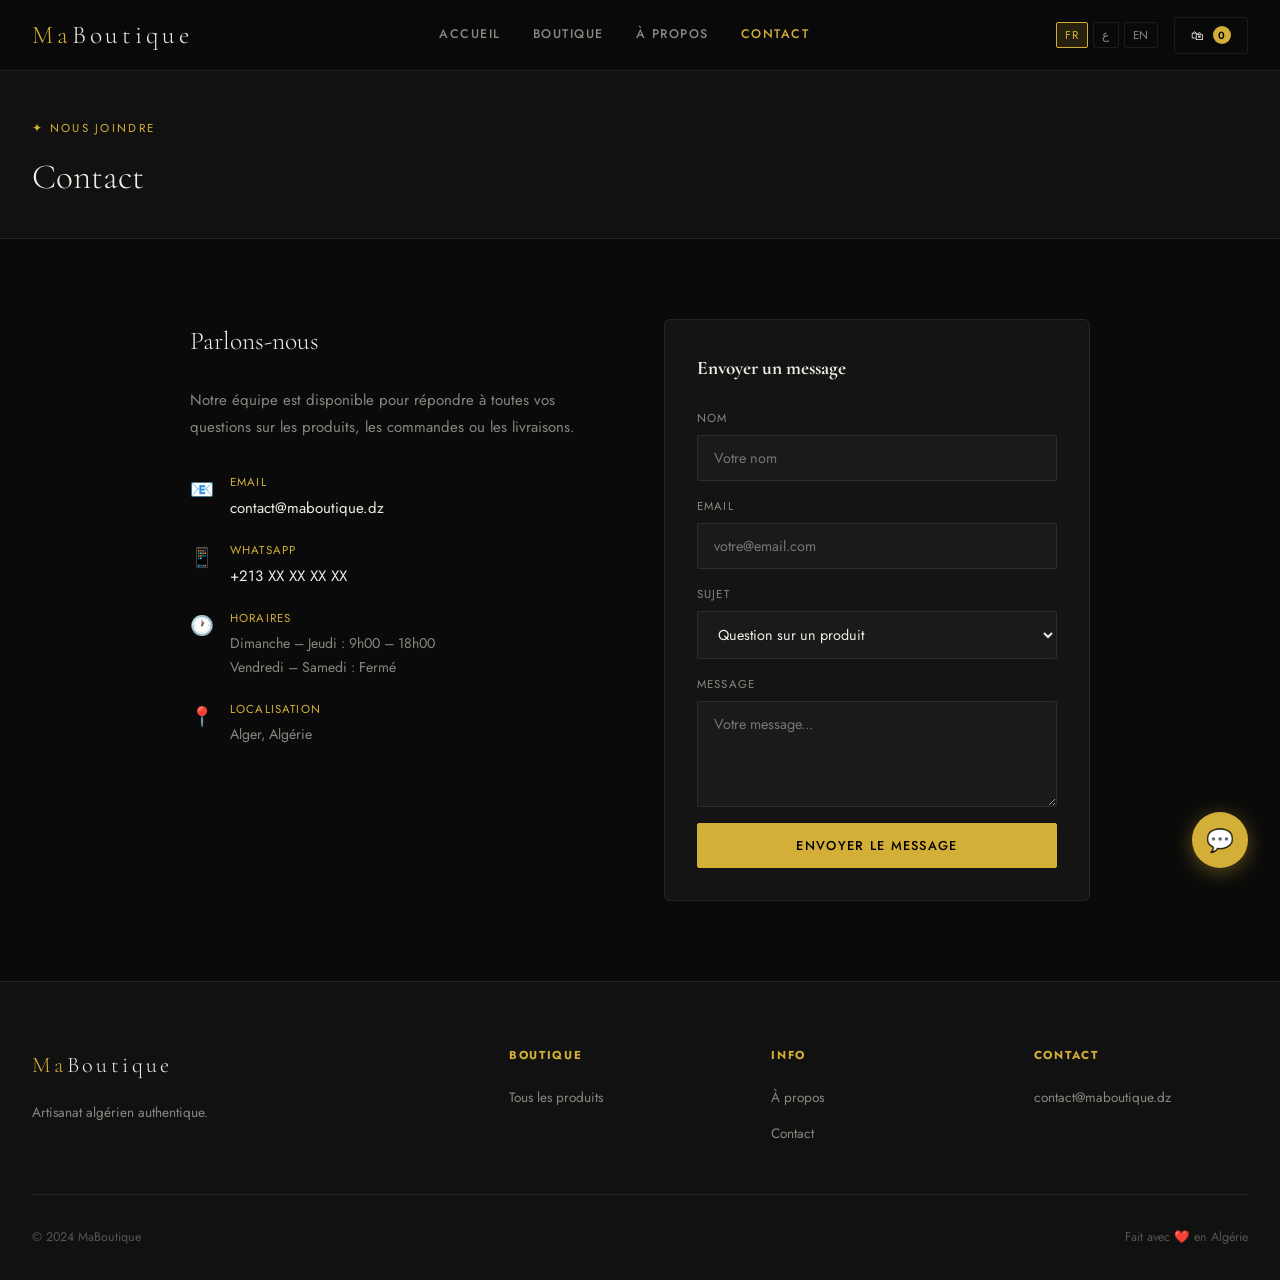
<file: contact.html>
<!DOCTYPE html>
<html lang="fr" dir="ltr">
<head>
  <meta charset="UTF-8"><meta name="viewport" content="width=device-width, initial-scale=1.0">
  <title>Contact — MaBoutique</title>
  <link rel="stylesheet" href="assets/css/main.css">
</head>
<body>
<header class="site-header">
  <div class="header-inner">
    <a href="index.html" class="logo">Ma<span>Boutique</span></a>
    <nav class="nav-links">
      <a href="index.html" data-i18n="nav_home">Accueil</a>
      <a href="shop.html" data-i18n="nav_shop">Boutique</a>
      <a href="about.html" data-i18n="nav_about">À propos</a>
      <a href="contact.html" class="active" data-i18n="nav_contact">Contact</a>
    </nav>
    <div class="header-actions">
      <div class="lang-switcher">
        <button class="lang-btn active" data-lang="fr">FR</button>
        <button class="lang-btn" data-lang="ar">ع</button>
        <button class="lang-btn" data-lang="en">EN</button>
      </div>
      <button class="cart-btn">🛍 <span class="cart-count">0</span></button>
      <button class="menu-btn">☰</button>
    </div>
  </div>
</header>
<div class="mobile-nav"><button class="mobile-close">✕</button>
  <nav class="mobile-nav-links">
    <a href="index.html" data-i18n="nav_home">Accueil</a>
    <a href="shop.html" data-i18n="nav_shop">Boutique</a>
    <a href="about.html" data-i18n="nav_about">À propos</a>
    <a href="contact.html" data-i18n="nav_contact">Contact</a>
  </nav>
</div>
<div class="cart-overlay"></div>
<aside class="cart-sidebar">
  <div class="cart-header"><h2 class="cart-title" data-i18n="cart_title">Panier</h2><button class="cart-close">✕</button></div>
  <div class="cart-items" id="cart-items"></div>
  <div class="cart-footer">
    <div class="cart-total"><span data-i18n="cart_total">Total</span><span class="cart-total-amount" id="cart-total-amount">0,00 €</span></div>
    <a href="checkout.html" class="btn btn-primary btn-full" data-i18n="btn_checkout">Commander</a>
  </div>
</aside>

<div style="background:var(--bg2);border-bottom:1px solid var(--border);padding:3rem 2rem 2rem">
  <div style="max-width:1400px;margin:0 auto">
    <div style="font-size:0.72rem;letter-spacing:0.2em;text-transform:uppercase;color:var(--gold);margin-bottom:0.5rem">✦ Nous joindre</div>
    <h1 style="font-family:var(--font-display);font-size:2.2rem;font-weight:300">Contact</h1>
  </div>
</div>

<section class="section">
  <div class="section-inner" style="max-width:900px">
    <div style="display:grid;grid-template-columns:1fr 1fr;gap:3rem">
      <!-- Contact Info -->
      <div>
        <h2 style="font-family:var(--font-display);font-size:1.6rem;font-weight:300;margin-bottom:1.5rem">Parlons-nous</h2>
        <p style="color:var(--text-muted);margin-bottom:2rem;line-height:1.8">Notre équipe est disponible pour répondre à toutes vos questions sur les produits, les commandes ou les livraisons.</p>
        <div style="display:flex;flex-direction:column;gap:1.25rem">
          <div style="display:flex;gap:1rem;align-items:flex-start">
            <span style="font-size:1.2rem">📧</span>
            <div>
              <div style="font-size:0.72rem;text-transform:uppercase;letter-spacing:0.1em;color:var(--gold);margin-bottom:0.2rem">Email</div>
              <a href="mailto:contact@maboutique.dz" style="color:var(--text)">contact@maboutique.dz</a>
            </div>
          </div>
          <div style="display:flex;gap:1rem;align-items:flex-start">
            <span style="font-size:1.2rem">📱</span>
            <div>
              <div style="font-size:0.72rem;text-transform:uppercase;letter-spacing:0.1em;color:var(--gold);margin-bottom:0.2rem">WhatsApp</div>
              <a href="https://wa.me/213XXXXXXXXX" style="color:var(--text)">+213 XX XX XX XX</a>
            </div>
          </div>
          <div style="display:flex;gap:1rem;align-items:flex-start">
            <span style="font-size:1.2rem">🕐</span>
            <div>
              <div style="font-size:0.72rem;text-transform:uppercase;letter-spacing:0.1em;color:var(--gold);margin-bottom:0.2rem">Horaires</div>
              <div style="color:var(--text-muted);font-size:0.88rem">Dimanche – Jeudi : 9h00 – 18h00<br>Vendredi – Samedi : Fermé</div>
            </div>
          </div>
          <div style="display:flex;gap:1rem;align-items:flex-start">
            <span style="font-size:1.2rem">📍</span>
            <div>
              <div style="font-size:0.72rem;text-transform:uppercase;letter-spacing:0.1em;color:var(--gold);margin-bottom:0.2rem">Localisation</div>
              <div style="color:var(--text-muted);font-size:0.88rem">Alger, Algérie</div>
            </div>
          </div>
        </div>
      </div>

      <!-- Contact Form -->
      <div>
        <div style="background:var(--card);border:1px solid var(--border);border-radius:var(--radius-lg);padding:2rem">
          <h3 style="font-family:var(--font-display);font-size:1.2rem;margin-bottom:1.5rem">Envoyer un message</h3>
          <form id="contact-form" action="https://formspree.io/f/REMPLACER_VOTRE_ID" method="POST">
            <div style="display:flex;flex-direction:column;gap:1rem">
              <div class="form-group">
                <label class="form-label">Nom</label>
                <input type="text" name="name" class="form-input" placeholder="Votre nom" required>
              </div>
              <div class="form-group">
                <label class="form-label">Email</label>
                <input type="email" name="email" class="form-input" placeholder="votre@email.com" required>
              </div>
              <div class="form-group">
                <label class="form-label">Sujet</label>
                <select name="subject" class="form-input">
                  <option>Question sur un produit</option>
                  <option>Suivi de commande</option>
                  <option>Retour / Échange</option>
                  <option>Autre</option>
                </select>
              </div>
              <div class="form-group">
                <label class="form-label">Message</label>
                <textarea name="message" class="form-input" rows="4" placeholder="Votre message..." required></textarea>
              </div>
              <button type="submit" class="btn btn-primary btn-full">Envoyer le message</button>
            </div>
          </form>
          <div id="form-success" style="display:none;text-align:center;padding:1rem;color:var(--success)">✓ Message envoyé ! Nous vous répondrons sous 24h.</div>
        </div>
      </div>
    </div>
  </div>
</section>

<footer class="site-footer">
  <div class="footer-grid">
    <div class="footer-brand"><a href="index.html" class="logo">Ma<span>Boutique</span></a><p style="margin-top:1rem">Artisanat algérien authentique.</p></div>
    <div class="footer-col"><h4>Boutique</h4><ul><li><a href="shop.html">Tous les produits</a></li></ul></div>
    <div class="footer-col"><h4>Info</h4><ul><li><a href="about.html">À propos</a></li><li><a href="contact.html">Contact</a></li></ul></div>
    <div class="footer-col"><h4>Contact</h4><ul><li><a href="mailto:contact@maboutique.dz">contact@maboutique.dz</a></li></ul></div>
  </div>
  <div class="footer-bottom"><span>© 2024 MaBoutique</span><span>Fait avec ❤️ en Algérie</span></div>
</footer>

<button class="chatbot-toggle" id="chatbot-toggle">💬</button>
<div class="chatbot-window" id="chatbot-window">
  <div class="chat-header">
    <div class="chat-avatar">🛍</div>
    <div><div class="chat-title">Assistant Boutique</div><div class="chat-status">● En ligne</div></div>
    <button class="chat-close-btn" id="chat-close">✕</button>
  </div>
  <div class="chat-messages" id="chat-messages"></div>
  <div class="chat-quick-btns" id="chat-quick-btns"></div>
  <div class="chat-input-area">
    <input class="chat-input" id="chat-input" type="text" placeholder="Écrire un message...">
    <button class="chat-send" id="chat-send">➤</button>
  </div>
</div>

<script src="assets/js/i18n.js"></script>
<script src="assets/js/products.js"></script>
<script src="assets/js/cart.js"></script>
<script src="assets/js/chatbot.js"></script>
<script>
  document.getElementById('contact-form').addEventListener('submit', async function(e) {
    e.preventDefault();
    const btn = this.querySelector('button[type="submit"]');
    btn.textContent = 'Envoi...'; btn.disabled = true;
    try {
      const res = await fetch(this.action, { method:'POST', body: new FormData(this), headers:{ Accept:'application/json' }});
      if (res.ok) { this.style.display='none'; document.getElementById('form-success').style.display='block'; }
      else { btn.textContent = 'Erreur, réessayer'; btn.disabled = false; }
    } catch { btn.textContent = 'Erreur réseau'; btn.disabled = false; }
  });
</script>
</body>
</html>
</file>
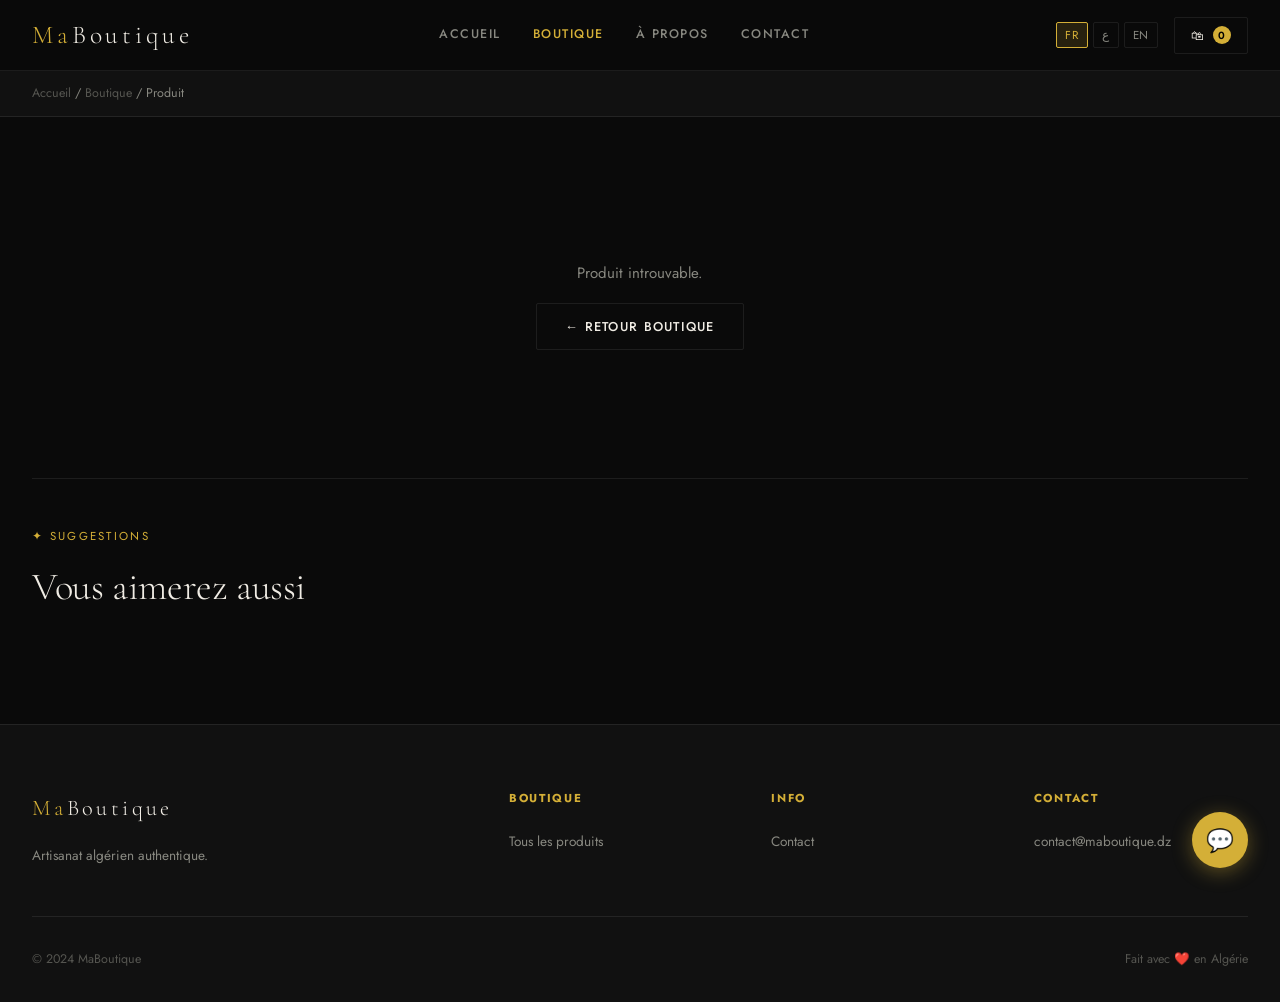
<file: product.html>
<!DOCTYPE html>
<html lang="fr" dir="ltr">
<head>
  <meta charset="UTF-8">
  <meta name="viewport" content="width=device-width, initial-scale=1.0">
  <title>Produit — MaBoutique</title>
  <link rel="stylesheet" href="assets/css/main.css">
  <style>
    .product-detail { display: grid; grid-template-columns: 1fr 1fr; gap: 4rem; max-width: 1100px; margin: 0 auto; }
    .gallery { position: sticky; top: 90px; }
    .gallery-main { aspect-ratio: 1; overflow: hidden; border: 1px solid var(--border); border-radius: var(--radius-lg); background: var(--bg3); margin-bottom: 0.75rem; }
    .gallery-main img { width: 100%; height: 100%; object-fit: cover; transition: transform 0.4s ease; }
    .gallery-main:hover img { transform: scale(1.04); }
    .gallery-thumbs { display: flex; gap: 0.5rem; }
    .gallery-thumb { width: 70px; height: 70px; border: 1px solid var(--border); border-radius: var(--radius); overflow: hidden; cursor: pointer; transition: border-color 0.2s; flex-shrink: 0; }
    .gallery-thumb.active { border-color: var(--gold); }
    .gallery-thumb img { width: 100%; height: 100%; object-fit: cover; }
    .product-info-panel { padding-top: 0.5rem; }
    .product-detail-name { font-family: var(--font-display); font-size: 2.2rem; font-weight: 300; line-height: 1.2; margin-bottom: 1rem; }
    .product-detail-price { font-size: 1.8rem; font-weight: 600; color: var(--gold); margin-bottom: 0.4rem; }
    .product-detail-price-dzd { font-size: 0.9rem; color: var(--text-muted); margin-bottom: 1.5rem; }
    .qty-selector { display: flex; align-items: center; gap: 0.75rem; margin-bottom: 1.5rem; }
    .qty-selector label { font-size: 0.78rem; text-transform: uppercase; letter-spacing: 0.1em; color: var(--text-muted); }
    .qty-control { display: flex; align-items: center; gap: 0; border: 1px solid var(--border); border-radius: var(--radius); overflow: hidden; }
    .qty-control button { background: var(--bg3); border: none; color: var(--text); width: 36px; height: 36px; font-size: 1rem; transition: all 0.2s; }
    .qty-control button:hover { background: var(--gold-dim); color: var(--gold); }
    .qty-control input { background: transparent; border: none; border-left: 1px solid var(--border); border-right: 1px solid var(--border); color: var(--text); width: 50px; text-align: center; font-size: 0.9rem; padding: 0.4rem; outline: none; }
    .product-ctas { display: flex; gap: 0.75rem; margin-bottom: 2rem; }
    .product-meta-list { display: flex; flex-direction: column; gap: 0.6rem; padding: 1.25rem 0; border-top: 1px solid var(--border); border-bottom: 1px solid var(--border); margin-bottom: 1.5rem; }
    .meta-item { display: flex; gap: 1rem; font-size: 0.85rem; }
    .meta-key { color: var(--text-muted); min-width: 100px; }
    .related-section { margin-top: 4rem; padding-top: 3rem; border-top: 1px solid var(--border); }
    @media (max-width: 768px) { .product-detail { grid-template-columns: 1fr; gap: 2rem; } .gallery { position: static; } }
  </style>
</head>
<body>

<header class="site-header">
  <div class="header-inner">
    <a href="index.html" class="logo">Ma<span>Boutique</span></a>
    <nav class="nav-links">
      <a href="index.html" data-i18n="nav_home">Accueil</a>
      <a href="shop.html" class="active" data-i18n="nav_shop">Boutique</a>
      <a href="about.html" data-i18n="nav_about">À propos</a>
      <a href="contact.html" data-i18n="nav_contact">Contact</a>
    </nav>
    <div class="header-actions">
      <div class="lang-switcher">
        <button class="lang-btn active" data-lang="fr">FR</button>
        <button class="lang-btn" data-lang="ar">ع</button>
        <button class="lang-btn" data-lang="en">EN</button>
      </div>
      <button class="cart-btn">🛍 <span class="cart-count">0</span></button>
      <button class="menu-btn">☰</button>
    </div>
  </div>
</header>

<div class="mobile-nav">
  <button class="mobile-close">✕</button>
  <nav class="mobile-nav-links">
    <a href="index.html" data-i18n="nav_home">Accueil</a>
    <a href="shop.html" data-i18n="nav_shop">Boutique</a>
    <a href="about.html" data-i18n="nav_about">À propos</a>
    <a href="contact.html" data-i18n="nav_contact">Contact</a>
  </nav>
</div>

<div class="cart-overlay"></div>
<aside class="cart-sidebar">
  <div class="cart-header">
    <h2 class="cart-title" data-i18n="cart_title">Panier</h2>
    <button class="cart-close">✕</button>
  </div>
  <div class="cart-items" id="cart-items"></div>
  <div class="cart-footer">
    <div class="cart-total">
      <span data-i18n="cart_total">Total</span>
      <span class="cart-total-amount" id="cart-total-amount">0,00 €</span>
    </div>
    <a href="checkout.html" class="btn btn-primary btn-full" data-i18n="btn_checkout">Passer la commande</a>
  </div>
</aside>

<!-- Breadcrumb -->
<div style="background:var(--bg2);border-bottom:1px solid var(--border);padding:0.75rem 2rem">
  <div style="max-width:1400px;margin:0 auto;font-size:0.78rem;color:var(--text-muted)">
    <a href="index.html" style="color:var(--text-dim)">Accueil</a> /
    <a href="shop.html" style="color:var(--text-dim)">Boutique</a> /
    <span id="breadcrumb-name" style="color:var(--text-muted)">Produit</span>
  </div>
</div>

<section class="section">
  <div class="section-inner">
    <div class="product-detail" id="product-detail">
      <div style="text-align:center;padding:4rem;color:var(--text-muted);grid-column:1/-1">Chargement...</div>
    </div>

    <!-- Related Products -->
    <div class="related-section">
      <div class="section-label">✦ Suggestions</div>
      <h2 class="section-title" style="margin-bottom:1.5rem">Vous aimerez aussi</h2>
      <div class="products-grid" id="related-grid"></div>
    </div>
  </div>
</section>

<footer class="site-footer">
  <div class="footer-grid">
    <div class="footer-brand">
      <a href="index.html" class="logo">Ma<span>Boutique</span></a>
      <p style="margin-top:1rem">Artisanat algérien authentique.</p>
    </div>
    <div class="footer-col"><h4>Boutique</h4><ul><li><a href="shop.html">Tous les produits</a></li></ul></div>
    <div class="footer-col"><h4>Info</h4><ul><li><a href="contact.html">Contact</a></li></ul></div>
    <div class="footer-col"><h4>Contact</h4><ul><li><a href="mailto:contact@maboutique.dz">contact@maboutique.dz</a></li></ul></div>
  </div>
  <div class="footer-bottom"><span>© 2024 MaBoutique</span><span>Fait avec ❤️ en Algérie</span></div>
</footer>

<button class="chatbot-toggle" id="chatbot-toggle">💬</button>
<div class="chatbot-window" id="chatbot-window">
  <div class="chat-header">
    <div class="chat-avatar">🛍</div>
    <div><div class="chat-title">Assistant Boutique</div><div class="chat-status">● En ligne</div></div>
    <button class="chat-close-btn" id="chat-close">✕</button>
  </div>
  <div class="chat-messages" id="chat-messages"></div>
  <div class="chat-quick-btns" id="chat-quick-btns"></div>
  <div class="chat-input-area">
    <input class="chat-input" id="chat-input" type="text" placeholder="Écrire un message...">
    <button class="chat-send" id="chat-send">➤</button>
  </div>
</div>

<script src="assets/js/i18n.js"></script>
<script src="assets/js/products.js"></script>
<script src="assets/js/cart.js"></script>
<script src="assets/js/chatbot.js"></script>
<script>
  let currentProduct = null;
  let selectedQty = 1;

  function loadProduct() {
    const params = new URLSearchParams(window.location.search);
    const id = parseInt(params.get('id'));
    const product = getProductById(id);

    if (!product) {
      document.getElementById('product-detail').innerHTML = `<div style="text-align:center;padding:4rem;grid-column:1/-1"><p style="color:var(--text-muted)">Produit introuvable.</p><a href="shop.html" class="btn btn-outline" style="margin-top:1rem">← Retour boutique</a></div>`;
      return;
    }
    currentProduct = product;
    document.title = (product.name[currentLang] || product.name.fr) + ' — MaBoutique';
    document.getElementById('breadcrumb-name').textContent = product.name[currentLang] || product.name.fr;
    renderProduct(product);
    renderRelated(product);
  }

  function renderProduct(p) {
    const name = p.name[currentLang] || p.name.fr;
    const desc = p.description?.[currentLang] || p.description?.fr || '';
    const priceDzd = Math.round(p.price * 145).toLocaleString('fr-DZ');
    const priceOld = p.price_old ? `<span style="font-size:1rem;text-decoration:line-through;color:var(--text-dim)">${p.price_old.toFixed(2)} €</span>` : '';
    const badge = p.promo ? `<span style="background:var(--danger);color:#fff;font-size:0.72rem;font-weight:600;padding:0.2rem 0.6rem;border-radius:2px;letter-spacing:0.05em">-${p.promo_pct}%</span>` : p.tags?.includes('nouveau') ? `<span style="background:var(--gold);color:#000;font-size:0.72rem;font-weight:600;padding:0.2rem 0.6rem;border-radius:2px;">NOUVEAU</span>` : '';
    const stockText = p.stock === 0 ? `<span style="color:var(--danger)">✕ Rupture de stock</span>` : p.stock <= 3 ? `<span style="color:var(--warning)">⚠ Plus que ${p.stock} en stock</span>` : `<span style="color:var(--success)">✓ En stock</span>`;
    const images = p.images?.length ? p.images : ['https://images.unsplash.com/photo-1560472354-b33ff0c44a43?w=600&q=80'];

    document.getElementById('product-detail').innerHTML = `
      <!-- Gallery -->
      <div class="gallery">
        <div class="gallery-main">
          <img id="main-img" src="${images[0]}" alt="${name}" onerror="this.src='https://via.placeholder.com/500'">
        </div>
        ${images.length > 1 ? `<div class="gallery-thumbs">
          ${images.map((img, i) => `<div class="gallery-thumb ${i===0?'active':''}" onclick="switchImage(${i},'${img}')"><img src="${img}" onerror="this.src='https://via.placeholder.com/70'"></div>`).join('')}
        </div>` : ''}
      </div>

      <!-- Info -->
      <div class="product-info-panel">
        <div style="display:flex;align-items:center;gap:0.75rem;margin-bottom:0.75rem">
          <span style="font-size:0.72rem;letter-spacing:0.12em;text-transform:uppercase;color:var(--text-dim)">${p.category}</span>
          ${badge}
        </div>
        <h1 class="product-detail-name">${name}</h1>
        <div class="product-detail-price">${p.price.toFixed(2)} € ${priceOld}</div>
        <div class="product-detail-price-dzd">≈ ${priceDzd} DA</div>

        <div style="font-size:0.9rem;color:var(--text-muted);line-height:1.8;margin-bottom:1.75rem">${desc}</div>

        ${p.stock > 0 ? `
        <div class="qty-selector">
          <label>Quantité</label>
          <div class="qty-control">
            <button onclick="changeQty(-1)">−</button>
            <input type="number" id="qty-input" value="1" min="1" max="${p.stock}" onchange="selectedQty=parseInt(this.value)">
            <button onclick="changeQty(1)">+</button>
          </div>
        </div>
        <div class="product-ctas">
          <button class="btn btn-primary" style="flex:1" onclick="addToCart(${p.id}, selectedQty)">🛍 ${currentLang==='ar'?'أضف للسلة':currentLang==='en'?'Add to cart':'Ajouter au panier'}</button>
          <a href="checkout.html" class="btn btn-outline" onclick="addToCart(${p.id}, selectedQty)">⚡ Commander</a>
        </div>` : `<div class="btn btn-outline" style="opacity:0.5;cursor:not-allowed;text-align:center;padding:0.75rem;margin-bottom:1.5rem">Rupture de stock</div>`}

        <div class="product-meta-list">
          <div class="meta-item"><span class="meta-key">Référence</span><span>REF-${p.id.toString().padStart(4,'0')}</span></div>
          <div class="meta-item"><span class="meta-key">Catégorie</span><span>${p.category}</span></div>
          <div class="meta-item"><span class="meta-key">Disponibilité</span>${stockText}</div>
          ${p.tags?.length ? `<div class="meta-item"><span class="meta-key">Tags</span><span style="display:flex;gap:0.4rem;flex-wrap:wrap">${p.tags.map(t=>`<span class="tag">${t}</span>`).join('')}</span></div>` : ''}
        </div>

        <!-- Reassurance -->
        <div style="display:flex;flex-direction:column;gap:0.6rem">
          <div style="display:flex;align-items:center;gap:0.75rem;font-size:0.82rem;color:var(--text-muted)">🔒 Paiement 100% sécurisé</div>
          <div style="display:flex;align-items:center;gap:0.75rem;font-size:0.82rem;color:var(--text-muted)">🚚 Livraison en 3-5 jours</div>
          <div style="display:flex;align-items:center;gap:0.75rem;font-size:0.82rem;color:var(--text-muted)">↩️ Retours gratuits 14 jours</div>
          <div style="display:flex;align-items:center;gap:0.75rem;font-size:0.82rem;color:var(--text-muted)">🤝 Artisan garanti authentique</div>
        </div>
      </div>`;
  }

  function switchImage(i, src) {
    document.getElementById('main-img').src = src;
    document.querySelectorAll('.gallery-thumb').forEach((t, idx) => t.classList.toggle('active', idx === i));
  }

  function changeQty(delta) {
    const input = document.getElementById('qty-input');
    if (!input) return;
    const max = currentProduct?.stock || 99;
    selectedQty = Math.max(1, Math.min(selectedQty + delta, max));
    input.value = selectedQty;
  }

  function renderRelated(current) {
    const all = getProducts().filter(p => p.active && p.id !== current.id && p.category === current.category).slice(0, 3);
    const fallback = all.length < 3 ? getProducts().filter(p => p.active && p.id !== current.id && !all.find(a => a.id === p.id)).slice(0, 3 - all.length) : [];
    const related = [...all, ...fallback].slice(0, 3);
    document.getElementById('related-grid').innerHTML = related.map(p => productCard(p)).join('');
  }

  document.addEventListener('DOMContentLoaded', loadProduct);
</script>
</body>
</html>
</file>
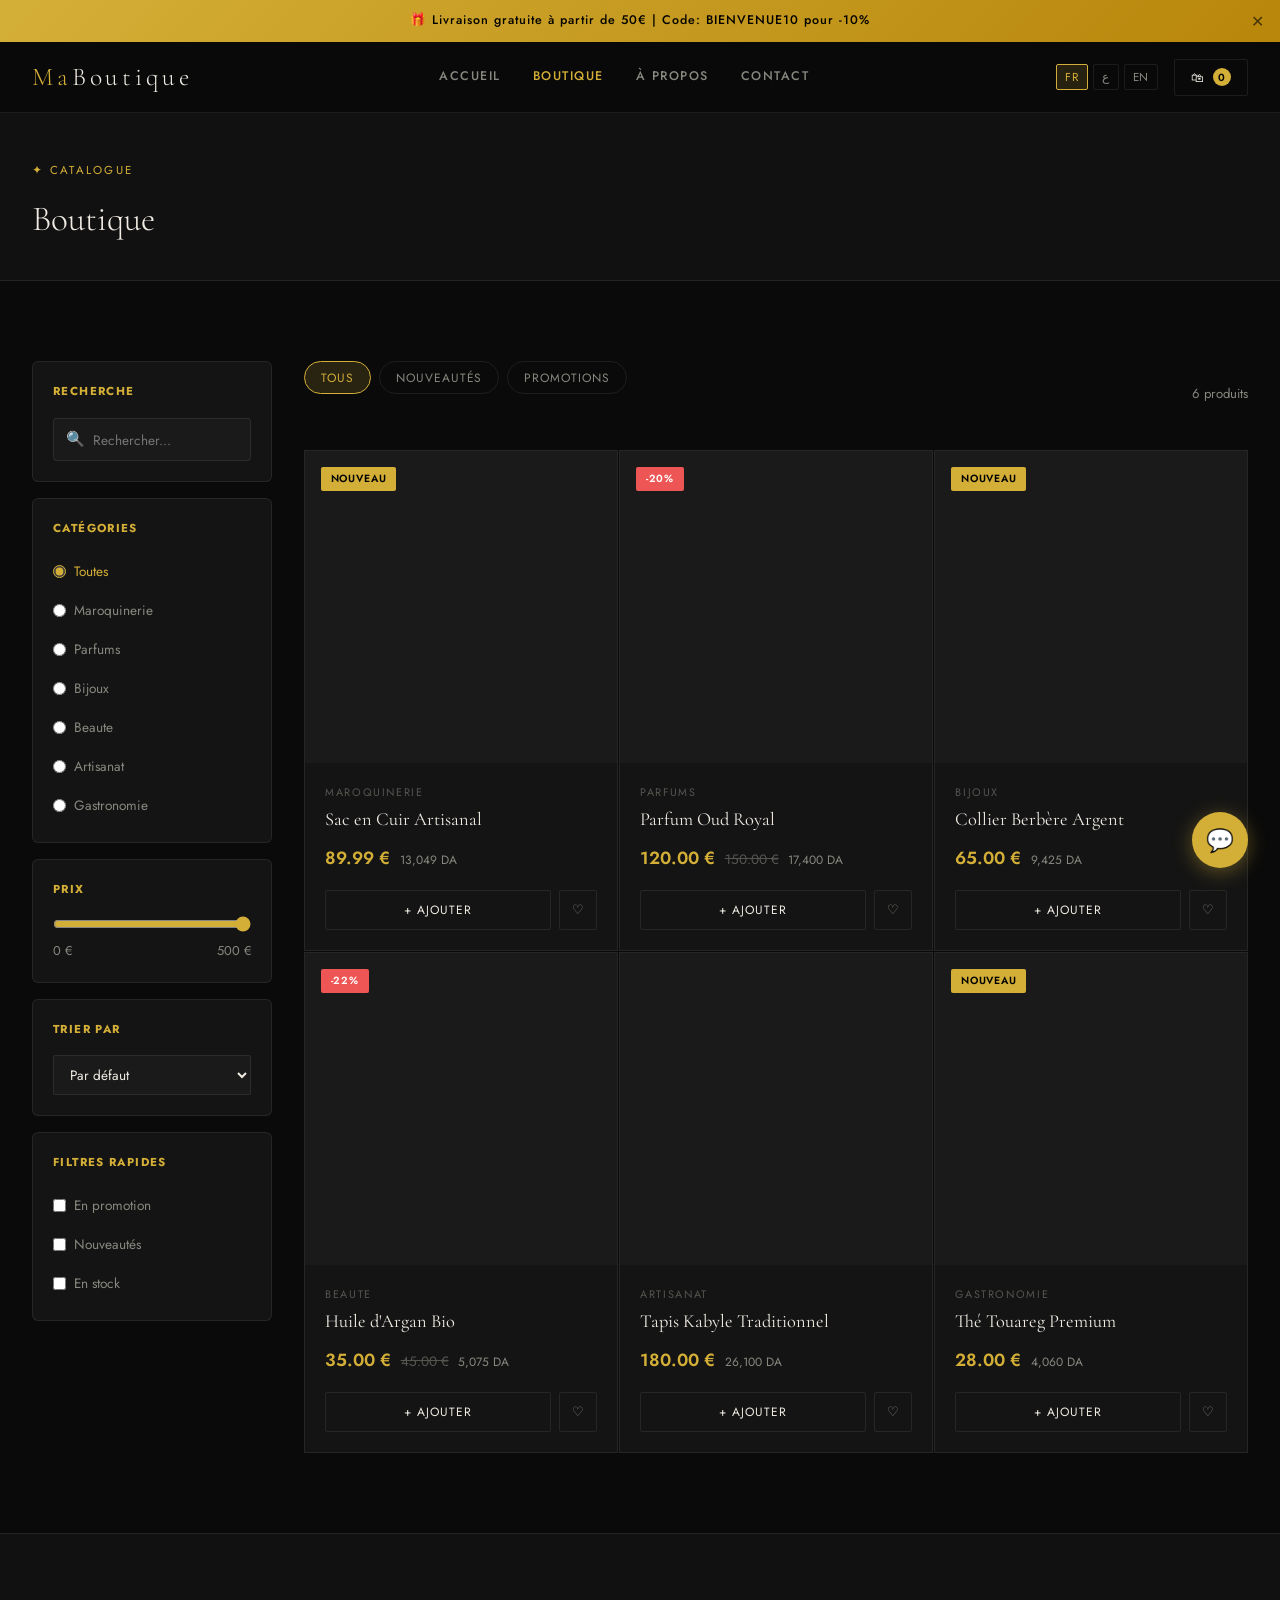
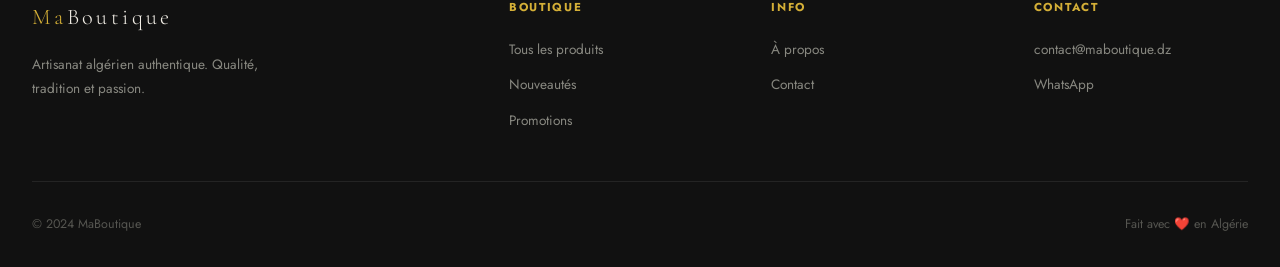
<file: shop.html>
<!DOCTYPE html>
<html lang="fr" dir="ltr">
<head>
  <meta charset="UTF-8">
  <meta name="viewport" content="width=device-width, initial-scale=1.0">
  <title>Boutique — MaBoutique</title>
  <meta name="description" content="Tous nos produits artisanaux algériens. Filtrez par catégorie, prix ou nouveauté.">
  <link rel="stylesheet" href="assets/css/main.css">
  <style>
    .shop-layout { display: grid; grid-template-columns: 240px 1fr; gap: 2rem; }
    .shop-sidebar { position: sticky; top: 90px; height: fit-content; }
    .sidebar-panel { background: var(--card); border: 1px solid var(--border); border-radius: var(--radius-lg); padding: 1.25rem; margin-bottom: 1rem; }
    .sidebar-panel h4 { font-size: 0.72rem; letter-spacing: 0.12em; text-transform: uppercase; color: var(--gold); margin-bottom: 1rem; }
    .price-range { display: flex; flex-direction: column; gap: 0.5rem; }
    .price-range input[type="range"] { width: 100%; accent-color: var(--gold); }
    .price-display { display: flex; justify-content: space-between; font-size: 0.8rem; color: var(--text-muted); }
    .cat-filter { display: flex; flex-direction: column; gap: 0.4rem; }
    .cat-item { display: flex; align-items: center; gap: 0.5rem; cursor: pointer; font-size: 0.85rem; color: var(--text-muted); padding: 0.3rem 0; transition: color 0.2s; }
    .cat-item:hover, .cat-item.active { color: var(--gold); }
    .cat-item input { accent-color: var(--gold); }
    .sort-select { background: var(--bg3); border: 1px solid var(--border); color: var(--text); padding: 0.5rem 0.75rem; border-radius: var(--radius); font-size: 0.85rem; width: 100%; outline: none; }
    .shop-toolbar { display: flex; align-items: center; justify-content: space-between; margin-bottom: 1.5rem; flex-wrap: wrap; gap: 1rem; }
    .result-count { font-size: 0.82rem; color: var(--text-muted); }
    @media (max-width: 768px) { .shop-layout { grid-template-columns: 1fr; } .shop-sidebar { position: static; } }
  </style>
</head>
<body>

<!-- Promo Banner -->
<div class="promo-banner">
  <span data-i18n="promo_text">🎁 Livraison gratuite à partir de 50€ | Code: BIENVENUE10 pour -10%</span>
  <button class="close-banner">✕</button>
</div>

<!-- Header -->
<header class="site-header">
  <div class="header-inner">
    <a href="index.html" class="logo">Ma<span>Boutique</span></a>
    <nav class="nav-links">
      <a href="index.html" data-i18n="nav_home">Accueil</a>
      <a href="shop.html" class="active" data-i18n="nav_shop">Boutique</a>
      <a href="about.html" data-i18n="nav_about">À propos</a>
      <a href="contact.html" data-i18n="nav_contact">Contact</a>
    </nav>
    <div class="header-actions">
      <div class="lang-switcher">
        <button class="lang-btn active" data-lang="fr">FR</button>
        <button class="lang-btn" data-lang="ar">ع</button>
        <button class="lang-btn" data-lang="en">EN</button>
      </div>
      <button class="cart-btn">🛍 <span class="cart-count">0</span></button>
      <button class="menu-btn">☰</button>
    </div>
  </div>
</header>

<!-- Mobile Nav -->
<div class="mobile-nav">
  <button class="mobile-close">✕</button>
  <nav class="mobile-nav-links">
    <a href="index.html" data-i18n="nav_home">Accueil</a>
    <a href="shop.html" data-i18n="nav_shop">Boutique</a>
    <a href="about.html" data-i18n="nav_about">À propos</a>
    <a href="contact.html" data-i18n="nav_contact">Contact</a>
  </nav>
  <div class="lang-switcher" style="margin-top:2rem">
    <button class="lang-btn" data-lang="fr">FR</button>
    <button class="lang-btn" data-lang="ar">ع</button>
    <button class="lang-btn" data-lang="en">EN</button>
  </div>
</div>

<!-- Cart -->
<div class="cart-overlay"></div>
<aside class="cart-sidebar">
  <div class="cart-header">
    <h2 class="cart-title" data-i18n="cart_title">Panier</h2>
    <button class="cart-close">✕</button>
  </div>
  <div class="cart-items" id="cart-items"></div>
  <div class="cart-footer">
    <div class="cart-total">
      <span data-i18n="cart_total">Total</span>
      <span class="cart-total-amount" id="cart-total-amount">0,00 €</span>
    </div>
    <a href="checkout.html" class="btn btn-primary btn-full" data-i18n="btn_checkout">Passer la commande</a>
  </div>
</aside>

<!-- Page Hero -->
<div style="background:var(--bg2);border-bottom:1px solid var(--border);padding:3rem 2rem 2rem">
  <div style="max-width:1400px;margin:0 auto">
    <div style="font-size:0.72rem;letter-spacing:0.2em;text-transform:uppercase;color:var(--gold);margin-bottom:0.5rem">✦ Catalogue</div>
    <h1 style="font-family:var(--font-display);font-size:2.2rem;font-weight:300" data-i18n="nav_shop">Boutique</h1>
  </div>
</div>

<!-- Shop Layout -->
<section class="section">
  <div class="section-inner">
    <div class="shop-layout">

      <!-- Sidebar Filters -->
      <aside class="shop-sidebar">
        <!-- Search -->
        <div class="sidebar-panel">
          <h4>Recherche</h4>
          <div style="display:flex;align-items:center;gap:0.5rem;background:var(--bg3);border:1px solid var(--border);border-radius:4px;padding:0.5rem 0.75rem">
            <span style="color:var(--text-dim)">🔍</span>
            <input id="search-input" type="text" placeholder="Rechercher..." style="background:none;border:none;color:var(--text);font-size:0.85rem;outline:none;width:100%">
          </div>
        </div>

        <!-- Categories -->
        <div class="sidebar-panel">
          <h4>Catégories</h4>
          <div class="cat-filter" id="cat-filters">
            <label class="cat-item active" data-cat="all">
              <input type="radio" name="cat" value="all" checked> Toutes
            </label>
          </div>
        </div>

        <!-- Price Range -->
        <div class="sidebar-panel">
          <h4>Prix</h4>
          <div class="price-range">
            <input type="range" id="price-max" min="0" max="500" value="500" oninput="updatePriceFilter()">
            <div class="price-display">
              <span>0 €</span>
              <span id="price-max-val">500 €</span>
            </div>
          </div>
        </div>

        <!-- Sort -->
        <div class="sidebar-panel">
          <h4>Trier par</h4>
          <select class="sort-select" id="sort-select" onchange="renderProducts()">
            <option value="default">Par défaut</option>
            <option value="price-asc">Prix croissant</option>
            <option value="price-desc">Prix décroissant</option>
            <option value="new">Nouveautés</option>
            <option value="promo">Promotions</option>
          </select>
        </div>

        <!-- Quick Filters -->
        <div class="sidebar-panel">
          <h4>Filtres rapides</h4>
          <div style="display:flex;flex-direction:column;gap:0.4rem">
            <label class="cat-item"><input type="checkbox" id="f-promo" onchange="renderProducts()"> En promotion</label>
            <label class="cat-item"><input type="checkbox" id="f-new" onchange="renderProducts()"> Nouveautés</label>
            <label class="cat-item"><input type="checkbox" id="f-instock" onchange="renderProducts()"> En stock</label>
          </div>
        </div>
      </aside>

      <!-- Products Area -->
      <div>
        <div class="shop-toolbar">
          <div class="filters">
            <button class="filter-btn active" data-filter="all" data-i18n="filter_all">Tous</button>
            <button class="filter-btn" data-filter="nouveau" data-i18n="filter_new">Nouveautés</button>
            <button class="filter-btn" data-filter="promo" data-i18n="filter_promo">Promotions</button>
          </div>
          <span class="result-count" id="result-count">0 produits</span>
        </div>
        <div class="products-grid" id="products-grid"></div>
      </div>

    </div>
  </div>
</section>

<!-- Footer -->
<footer class="site-footer">
  <div class="footer-grid">
    <div class="footer-brand">
      <a href="index.html" class="logo">Ma<span>Boutique</span></a>
      <p style="margin-top:1rem">Artisanat algérien authentique. Qualité, tradition et passion.</p>
    </div>
    <div class="footer-col"><h4>Boutique</h4><ul>
      <li><a href="shop.html">Tous les produits</a></li>
      <li><a href="shop.html?filter=nouveau">Nouveautés</a></li>
      <li><a href="shop.html?filter=promo">Promotions</a></li>
    </ul></div>
    <div class="footer-col"><h4>Info</h4><ul>
      <li><a href="about.html">À propos</a></li>
      <li><a href="contact.html">Contact</a></li>
    </ul></div>
    <div class="footer-col"><h4>Contact</h4><ul>
      <li><a href="mailto:contact@maboutique.dz">contact@maboutique.dz</a></li>
      <li><a href="#">WhatsApp</a></li>
    </ul></div>
  </div>
  <div class="footer-bottom">
    <span>© 2024 MaBoutique</span>
    <span>Fait avec ❤️ en Algérie</span>
  </div>
</footer>

<!-- Chatbot -->
<button class="chatbot-toggle" id="chatbot-toggle">💬</button>
<div class="chatbot-window" id="chatbot-window">
  <div class="chat-header">
    <div class="chat-avatar">🛍</div>
    <div><div class="chat-title">Assistant Boutique</div><div class="chat-status">● En ligne</div></div>
    <button class="chat-close-btn" id="chat-close">✕</button>
  </div>
  <div class="chat-messages" id="chat-messages"></div>
  <div class="chat-quick-btns" id="chat-quick-btns"></div>
  <div class="chat-input-area">
    <input class="chat-input" id="chat-input" type="text" placeholder="Écrire un message...">
    <button class="chat-send" id="chat-send">➤</button>
  </div>
</div>

<script src="assets/js/i18n.js"></script>
<script src="assets/js/products.js"></script>
<script src="assets/js/cart.js"></script>
<script src="assets/js/chatbot.js"></script>
<script>
  let selectedCat = 'all';
  let maxPrice = 500;

  // Build category filters
  function buildCatFilters() {
    const cats = getCategories();
    const container = document.getElementById('cat-filters');
    cats.forEach(cat => {
      const label = document.createElement('label');
      label.className = 'cat-item';
      label.dataset.cat = cat;
      label.innerHTML = `<input type="radio" name="cat" value="${cat}"> ${cat.charAt(0).toUpperCase() + cat.slice(1)}`;
      label.addEventListener('click', () => {
        document.querySelectorAll('.cat-item').forEach(l => l.classList.remove('active'));
        label.classList.add('active');
        selectedCat = cat;
        renderProducts();
      });
      container.appendChild(label);
    });
    document.querySelector('.cat-item[data-cat="all"]').addEventListener('click', () => {
      selectedCat = 'all'; renderProducts();
    });
  }

  function updatePriceFilter() {
    maxPrice = parseInt(document.getElementById('price-max').value);
    document.getElementById('price-max-val').textContent = maxPrice + ' €';
    renderProducts();
  }

  // Override renderProducts to add shop-specific filters
  const _origRender = renderProducts;
  window.renderProducts = function(filter) {
    if (filter) activeFilter = filter;
    const grid = document.getElementById('products-grid');
    if (!grid) return;

    const sort = document.getElementById('sort-select')?.value || 'default';
    const onlyPromo = document.getElementById('f-promo')?.checked;
    const onlyNew = document.getElementById('f-new')?.checked;
    const onlyInStock = document.getElementById('f-instock')?.checked;

    let products = getProducts().filter(p => p.active);

    // Category
    if (selectedCat !== 'all') products = products.filter(p => p.category === selectedCat);
    // Quick filters
    if (activeFilter === 'promo') products = products.filter(p => p.promo);
    if (activeFilter === 'nouveau') products = products.filter(p => p.tags?.includes('nouveau'));
    if (onlyPromo) products = products.filter(p => p.promo);
    if (onlyNew) products = products.filter(p => p.tags?.includes('nouveau'));
    if (onlyInStock) products = products.filter(p => p.stock > 0);
    // Price
    products = products.filter(p => p.price <= maxPrice);
    // Search
    if (searchQuery) products = products.filter(p => (p.name[currentLang]||p.name.fr).toLowerCase().includes(searchQuery.toLowerCase()));
    // Sort
    if (sort === 'price-asc') products.sort((a,b) => a.price - b.price);
    if (sort === 'price-desc') products.sort((a,b) => b.price - a.price);
    if (sort === 'new') products = products.filter(p => p.tags?.includes('nouveau')).concat(products.filter(p => !p.tags?.includes('nouveau')));
    if (sort === 'promo') products = products.filter(p => p.promo).concat(products.filter(p => !p.promo));

    document.getElementById('result-count').textContent = products.length + ' produit' + (products.length > 1 ? 's' : '');

    if (products.length === 0) {
      grid.innerHTML = `<p style="color:var(--text-muted);padding:3rem;grid-column:1/-1;text-align:center">Aucun produit trouvé.</p>`;
      return;
    }
    grid.innerHTML = products.map(p => productCard(p)).join('');
  };

  // Handle URL params
  document.addEventListener('DOMContentLoaded', () => {
    buildCatFilters();
    const params = new URLSearchParams(window.location.search);
    const filter = params.get('filter');
    if (filter) {
      activeFilter = filter;
      document.querySelectorAll('.filter-btn').forEach(b => b.classList.toggle('active', b.dataset.filter === filter));
    }
    renderProducts();
  });
</script>
</body>
</html>
</file>
<file: assets/css/main.css>
@import url('https://fonts.googleapis.com/css2?family=Cormorant+Garamond:ital,wght@0,300;0,400;0,600;1,300&family=Noto+Sans+Arabic:wght@300;400;500&family=Jost:wght@300;400;500;600&display=swap');

:root {
  --bg: #0a0a0a;
  --bg2: #111111;
  --bg3: #1a1a1a;
  --card: #141414;
  --border: rgba(255,255,255,0.08);
  --border-hover: rgba(212,175,55,0.4);
  --gold: #d4af37;
  --gold-light: #e8c84a;
  --gold-dim: rgba(212,175,55,0.15);
  --text: #f0ece4;
  --text-muted: #888880;
  --text-dim: #555550;
  --accent: #d4af37;
  --danger: #e55;
  --success: #4caf78;
  --font-display: 'Cormorant Garamond', serif;
  --font-body: 'Jost', sans-serif;
  --font-arabic: 'Noto Sans Arabic', sans-serif;
  --radius: 2px;
  --radius-lg: 6px;
  --shadow: 0 4px 40px rgba(0,0,0,0.6);
  --transition: 0.25s cubic-bezier(0.4,0,0.2,1);
}

*, *::before, *::after { box-sizing: border-box; margin: 0; padding: 0; }
html { scroll-behavior: smooth; }

body {
  font-family: var(--font-body);
  background: var(--bg);
  color: var(--text);
  font-size: 15px;
  line-height: 1.7;
  min-height: 100vh;
  display: flex;
  flex-direction: column;
  overflow-x: hidden;
}

html[dir="rtl"] body { font-family: var(--font-arabic); }

img { max-width: 100%; height: auto; display: block; }
a { text-decoration: none; color: inherit; }
button { cursor: pointer; font-family: inherit; }
input, textarea, select { font-family: inherit; }

/* ── Scrollbar ── */
::-webkit-scrollbar { width: 4px; }
::-webkit-scrollbar-track { background: var(--bg); }
::-webkit-scrollbar-thumb { background: var(--gold-dim); border-radius: 2px; }

/* ══════════════════════════════
   HEADER
══════════════════════════════ */
.site-header {
  position: sticky; top: 0; z-index: 900;
  background: rgba(10,10,10,0.95);
  backdrop-filter: blur(20px);
  border-bottom: 1px solid var(--border);
}

.header-inner {
  max-width: 1400px; margin: 0 auto;
  padding: 0 2rem;
  height: 70px;
  display: flex; align-items: center; justify-content: space-between; gap: 2rem;
}

.logo {
  font-family: var(--font-display);
  font-size: 1.6rem; font-weight: 300;
  letter-spacing: 0.15em;
  color: var(--gold);
  white-space: nowrap;
}
.logo span { color: var(--text); }

.nav-links { display: flex; align-items: center; gap: 2rem; }
.nav-links a {
  font-size: 0.78rem; font-weight: 500;
  letter-spacing: 0.12em; text-transform: uppercase;
  color: var(--text-muted); transition: color var(--transition);
}
.nav-links a:hover, .nav-links a.active { color: var(--gold); }

.header-actions { display: flex; align-items: center; gap: 1rem; }

.lang-switcher {
  display: flex; gap: 0.3rem;
}
.lang-btn {
  background: none; border: 1px solid var(--border);
  color: var(--text-muted); padding: 0.25rem 0.5rem;
  font-size: 0.72rem; letter-spacing: 0.08em;
  border-radius: var(--radius); transition: all var(--transition);
}
.lang-btn:hover, .lang-btn.active {
  border-color: var(--gold); color: var(--gold);
  background: var(--gold-dim);
}

.cart-btn {
  position: relative; background: none; border: 1px solid var(--border);
  color: var(--text); padding: 0.5rem 1rem;
  border-radius: var(--radius); display: flex; align-items: center; gap: 0.5rem;
  font-size: 0.8rem; letter-spacing: 0.05em;
  transition: all var(--transition);
}
.cart-btn:hover { border-color: var(--gold); color: var(--gold); }
.cart-count {
  background: var(--gold); color: #000;
  font-size: 0.65rem; font-weight: 600;
  width: 18px; height: 18px; border-radius: 50%;
  display: flex; align-items: center; justify-content: center;
}

.menu-btn {
  display: none; background: none; border: none;
  color: var(--text); font-size: 1.4rem; padding: 0.3rem;
}

/* ══════════════════════════════
   HERO
══════════════════════════════ */
.hero {
  min-height: 85vh;
  display: flex; align-items: center; justify-content: center;
  text-align: center; padding: 4rem 2rem;
  position: relative; overflow: hidden;
}

.hero-bg {
  position: absolute; inset: 0;
  background: radial-gradient(ellipse 80% 60% at 50% 40%, rgba(212,175,55,0.06) 0%, transparent 70%);
  pointer-events: none;
}

.hero-grid {
  position: absolute; inset: 0; opacity: 0.03;
  background-image: linear-gradient(var(--border) 1px, transparent 1px),
                    linear-gradient(90deg, var(--border) 1px, transparent 1px);
  background-size: 60px 60px;
  pointer-events: none;
}

.hero-content { position: relative; max-width: 800px; }

.hero-badge {
  display: inline-block; margin-bottom: 1.5rem;
  font-size: 0.72rem; letter-spacing: 0.2em; text-transform: uppercase;
  color: var(--gold); border: 1px solid var(--gold-dim);
  padding: 0.35rem 1rem; border-radius: 20px;
}

.hero h1 {
  font-family: var(--font-display);
  font-size: clamp(2.5rem, 6vw, 5rem);
  font-weight: 300; line-height: 1.15;
  letter-spacing: -0.01em; margin-bottom: 1.2rem;
}
.hero h1 em { font-style: italic; color: var(--gold); }

.hero p {
  font-size: 1rem; color: var(--text-muted);
  max-width: 480px; margin: 0 auto 2.5rem; line-height: 1.8;
}

.hero-ctas { display: flex; gap: 1rem; justify-content: center; flex-wrap: wrap; }

/* ══════════════════════════════
   BUTTONS
══════════════════════════════ */
.btn {
  display: inline-flex; align-items: center; gap: 0.5rem;
  padding: 0.75rem 1.75rem; border-radius: var(--radius);
  font-size: 0.8rem; font-weight: 500; letter-spacing: 0.1em; text-transform: uppercase;
  transition: all var(--transition); border: 1px solid transparent;
}
.btn-primary {
  background: var(--gold); color: #000; border-color: var(--gold);
}
.btn-primary:hover { background: var(--gold-light); border-color: var(--gold-light); }

.btn-outline {
  background: transparent; color: var(--text); border-color: var(--border);
}
.btn-outline:hover { border-color: var(--gold); color: var(--gold); }

.btn-danger { background: var(--danger); color: #fff; border-color: var(--danger); }
.btn-success { background: var(--success); color: #fff; border-color: var(--success); }

.btn-sm { padding: 0.45rem 1rem; font-size: 0.72rem; }
.btn-full { width: 100%; justify-content: center; }

/* ══════════════════════════════
   SECTION
══════════════════════════════ */
.section { padding: 5rem 2rem; }
.section-inner { max-width: 1400px; margin: 0 auto; }

.section-header { margin-bottom: 3rem; }
.section-label {
  font-size: 0.72rem; letter-spacing: 0.2em; text-transform: uppercase;
  color: var(--gold); margin-bottom: 0.5rem;
}
.section-title {
  font-family: var(--font-display);
  font-size: clamp(1.8rem, 3vw, 2.8rem);
  font-weight: 300; letter-spacing: -0.01em;
}
.section-subtitle { color: var(--text-muted); margin-top: 0.5rem; max-width: 480px; }

/* ══════════════════════════════
   PRODUCTS GRID
══════════════════════════════ */
.products-grid {
  display: grid;
  grid-template-columns: repeat(auto-fill, minmax(280px, 1fr));
  gap: 1.5px;
}

.product-card {
  background: var(--card); position: relative;
  transition: all var(--transition); cursor: pointer;
  border: 1px solid var(--border);
}
.product-card:hover { border-color: var(--border-hover); z-index: 1; }

.product-image {
  aspect-ratio: 1; overflow: hidden; position: relative;
  background: var(--bg3);
}
.product-image img {
  width: 100%; height: 100%; object-fit: cover;
  transition: transform 0.5s ease;
}
.product-card:hover .product-image img { transform: scale(1.05); }

.product-badge {
  position: absolute; top: 1rem; left: 1rem;
  background: var(--gold); color: #000;
  font-size: 0.65rem; font-weight: 600; letter-spacing: 0.08em; text-transform: uppercase;
  padding: 0.2rem 0.6rem; border-radius: 2px;
}
.product-badge.promo { background: var(--danger); color: #fff; }

.product-info { padding: 1.25rem; }
.product-category {
  font-size: 0.68rem; letter-spacing: 0.15em; text-transform: uppercase;
  color: var(--text-dim); margin-bottom: 0.4rem;
}
.product-name {
  font-family: var(--font-display); font-size: 1.15rem; font-weight: 400;
  margin-bottom: 0.75rem; line-height: 1.3;
}
.product-price {
  display: flex; align-items: baseline; gap: 0.6rem; margin-bottom: 1rem;
}
.price-main {
  font-size: 1.1rem; font-weight: 600; color: var(--gold);
}
.price-old {
  font-size: 0.85rem; color: var(--text-dim); text-decoration: line-through;
}
.price-dz { font-size: 0.75rem; color: var(--text-muted); }

.product-actions { display: flex; gap: 0.5rem; }
.btn-add {
  flex: 1; background: transparent; border: 1px solid var(--border);
  color: var(--text); padding: 0.6rem; font-size: 0.75rem;
  letter-spacing: 0.08em; text-transform: uppercase;
  transition: all var(--transition); border-radius: var(--radius);
  display: flex; align-items: center; justify-content: center; gap: 0.4rem;
}
.btn-add:hover { background: var(--gold); border-color: var(--gold); color: #000; }

.btn-wishlist {
  background: transparent; border: 1px solid var(--border);
  color: var(--text-muted); padding: 0.6rem 0.75rem;
  border-radius: var(--radius); transition: all var(--transition);
}
.btn-wishlist:hover { border-color: var(--danger); color: var(--danger); }

/* ══════════════════════════════
   FILTERS
══════════════════════════════ */
.filters {
  display: flex; gap: 0.5rem; flex-wrap: wrap; margin-bottom: 2rem;
}
.filter-btn {
  background: transparent; border: 1px solid var(--border);
  color: var(--text-muted); padding: 0.4rem 1rem;
  font-size: 0.75rem; letter-spacing: 0.08em; text-transform: uppercase;
  border-radius: 20px; transition: all var(--transition);
}
.filter-btn:hover, .filter-btn.active {
  border-color: var(--gold); color: var(--gold); background: var(--gold-dim);
}

/* ══════════════════════════════
   CART SIDEBAR
══════════════════════════════ */
.cart-overlay {
  position: fixed; inset: 0; background: rgba(0,0,0,0.7);
  z-index: 990; opacity: 0; pointer-events: none; transition: opacity var(--transition);
}
.cart-overlay.open { opacity: 1; pointer-events: all; }

.cart-sidebar {
  position: fixed; top: 0; right: -420px; width: 420px; max-width: 100vw;
  height: 100vh; background: var(--bg2); z-index: 991;
  display: flex; flex-direction: column;
  border-left: 1px solid var(--border);
  transition: right 0.35s cubic-bezier(0.4,0,0.2,1);
}
.cart-sidebar.open { right: 0; }
html[dir="rtl"] .cart-sidebar { right: auto; left: -420px; border-left: none; border-right: 1px solid var(--border); }
html[dir="rtl"] .cart-sidebar.open { left: 0; }

.cart-header {
  padding: 1.5rem 1.75rem; border-bottom: 1px solid var(--border);
  display: flex; align-items: center; justify-content: space-between;
}
.cart-title { font-family: var(--font-display); font-size: 1.3rem; font-weight: 300; }
.cart-close {
  background: none; border: none; color: var(--text-muted);
  font-size: 1.3rem; transition: color var(--transition);
}
.cart-close:hover { color: var(--text); }

.cart-items { flex: 1; overflow-y: auto; padding: 1.25rem 1.75rem; }
.cart-empty { text-align: center; color: var(--text-muted); padding: 3rem 0; }

.cart-item {
  display: flex; gap: 1rem; padding: 1rem 0;
  border-bottom: 1px solid var(--border);
}
.cart-item-img {
  width: 70px; height: 70px; object-fit: cover;
  border: 1px solid var(--border); border-radius: var(--radius); flex-shrink: 0;
}
.cart-item-info { flex: 1; min-width: 0; }
.cart-item-name { font-size: 0.9rem; margin-bottom: 0.3rem; white-space: nowrap; overflow: hidden; text-overflow: ellipsis; }
.cart-item-price { color: var(--gold); font-size: 0.85rem; font-weight: 500; }
.cart-item-controls {
  display: flex; align-items: center; gap: 0.5rem; margin-top: 0.5rem;
}
.qty-btn {
  background: var(--bg3); border: 1px solid var(--border);
  color: var(--text); width: 24px; height: 24px;
  border-radius: 2px; font-size: 0.9rem; display: flex; align-items: center; justify-content: center;
  transition: all var(--transition);
}
.qty-btn:hover { border-color: var(--gold); color: var(--gold); }
.qty-val { font-size: 0.85rem; min-width: 20px; text-align: center; }
.cart-item-remove {
  background: none; border: none; color: var(--text-dim);
  font-size: 1rem; margin-left: auto; transition: color var(--transition);
}
.cart-item-remove:hover { color: var(--danger); }

.cart-footer { padding: 1.5rem 1.75rem; border-top: 1px solid var(--border); }
.cart-total {
  display: flex; justify-content: space-between; margin-bottom: 1rem;
  font-size: 0.85rem;
}
.cart-total-amount { font-size: 1.1rem; font-weight: 600; color: var(--gold); }

/* ══════════════════════════════
   CHECKOUT PAGE
══════════════════════════════ */
.checkout-grid {
  display: grid; grid-template-columns: 1fr 400px; gap: 2rem;
  max-width: 1100px; margin: 0 auto;
}

.checkout-section {
  background: var(--card); border: 1px solid var(--border);
  border-radius: var(--radius-lg); padding: 2rem; margin-bottom: 1.5rem;
}
.checkout-section-title {
  font-family: var(--font-display); font-size: 1.2rem; font-weight: 400;
  margin-bottom: 1.5rem; padding-bottom: 1rem; border-bottom: 1px solid var(--border);
}

.form-grid { display: grid; grid-template-columns: 1fr 1fr; gap: 1rem; }
.form-full { grid-column: 1 / -1; }

.form-group { display: flex; flex-direction: column; gap: 0.4rem; }
.form-label {
  font-size: 0.72rem; letter-spacing: 0.1em; text-transform: uppercase;
  color: var(--text-muted);
}
.form-input, .form-select, .form-textarea {
  background: var(--bg3); border: 1px solid var(--border);
  color: var(--text); padding: 0.75rem 1rem; border-radius: var(--radius);
  font-size: 0.9rem; transition: border-color var(--transition); outline: none;
}
.form-input:focus, .form-select:focus, .form-textarea:focus {
  border-color: var(--gold);
}
.form-textarea { resize: vertical; min-height: 100px; }

.payment-methods { display: flex; flex-direction: column; gap: 1rem; }
.payment-method {
  border: 1px solid var(--border); border-radius: var(--radius-lg);
  padding: 1.25rem; cursor: pointer; transition: all var(--transition);
}
.payment-method:hover, .payment-method.selected {
  border-color: var(--gold); background: var(--gold-dim);
}
.payment-method input[type="radio"] { display: none; }
.payment-method-header {
  display: flex; align-items: center; gap: 0.75rem;
}
.payment-icon { font-size: 1.5rem; }
.payment-name { font-weight: 500; font-size: 0.9rem; }
.payment-desc { font-size: 0.78rem; color: var(--text-muted); margin-top: 0.2rem; }
.payment-detail { margin-top: 1rem; padding-top: 1rem; border-top: 1px solid var(--border); display: none; }
.payment-method.selected .payment-detail { display: block; }

.order-summary { position: sticky; top: 90px; }
.summary-card {
  background: var(--card); border: 1px solid var(--border);
  border-radius: var(--radius-lg); padding: 1.75rem;
}
.summary-line { display: flex; justify-content: space-between; padding: 0.6rem 0; font-size: 0.88rem; }
.summary-total { border-top: 1px solid var(--border); margin-top: 0.5rem; padding-top: 1rem; }
.summary-total .summary-line { font-size: 1rem; font-weight: 600; }
.summary-total .summary-line span:last-child { color: var(--gold); }

/* ══════════════════════════════
   CHATBOT
══════════════════════════════ */
.chatbot-toggle {
  position: fixed; bottom: 2rem; right: 2rem; z-index: 800;
  width: 56px; height: 56px; border-radius: 50%;
  background: var(--gold); border: none; color: #000;
  font-size: 1.4rem; box-shadow: 0 4px 20px rgba(212,175,55,0.4);
  transition: all var(--transition); display: flex; align-items: center; justify-content: center;
}
.chatbot-toggle:hover { background: var(--gold-light); transform: scale(1.05); }
html[dir="rtl"] .chatbot-toggle { right: auto; left: 2rem; }

.chatbot-window {
  position: fixed; bottom: 6.5rem; right: 2rem; z-index: 800;
  width: 360px; max-width: calc(100vw - 2rem);
  height: 480px; background: var(--bg2);
  border: 1px solid var(--border); border-radius: var(--radius-lg);
  display: flex; flex-direction: column;
  transform: scale(0.9) translateY(20px); opacity: 0; pointer-events: none;
  transition: all 0.25s cubic-bezier(0.4,0,0.2,1);
  transform-origin: bottom right;
  box-shadow: var(--shadow);
}
.chatbot-window.open { transform: scale(1) translateY(0); opacity: 1; pointer-events: all; }
html[dir="rtl"] .chatbot-window { right: auto; left: 2rem; transform-origin: bottom left; }

.chat-header {
  padding: 1rem 1.25rem; border-bottom: 1px solid var(--border);
  display: flex; align-items: center; gap: 0.75rem;
}
.chat-avatar {
  width: 34px; height: 34px; border-radius: 50%;
  background: var(--gold); display: flex; align-items: center; justify-content: center;
  font-size: 1rem; flex-shrink: 0;
}
.chat-title { font-size: 0.9rem; font-weight: 500; }
.chat-status { font-size: 0.72rem; color: var(--success); }
.chat-close-btn {
  margin-left: auto; background: none; border: none;
  color: var(--text-muted); font-size: 1.1rem; cursor: pointer;
}

.chat-messages {
  flex: 1; overflow-y: auto; padding: 1rem;
  display: flex; flex-direction: column; gap: 0.75rem;
}

.chat-msg {
  max-width: 80%; padding: 0.65rem 0.9rem;
  border-radius: 12px; font-size: 0.85rem; line-height: 1.5;
  animation: msgIn 0.2s ease;
}
@keyframes msgIn { from { opacity: 0; transform: translateY(6px); } }

.chat-msg.bot { background: var(--bg3); border-radius: 12px 12px 12px 2px; align-self: flex-start; }
.chat-msg.user { background: var(--gold-dim); border: 1px solid var(--gold-dim); border-radius: 12px 12px 2px 12px; align-self: flex-end; }

.chat-quick-btns {
  display: flex; flex-wrap: wrap; gap: 0.4rem; padding: 0.5rem 1rem;
}
.chat-quick-btn {
  background: transparent; border: 1px solid var(--border);
  color: var(--text-muted); font-size: 0.72rem; padding: 0.3rem 0.65rem;
  border-radius: 12px; transition: all var(--transition); cursor: pointer;
}
.chat-quick-btn:hover { border-color: var(--gold); color: var(--gold); }

.chat-input-area {
  padding: 0.75rem 1rem; border-top: 1px solid var(--border);
  display: flex; gap: 0.5rem; align-items: center;
}
.chat-input {
  flex: 1; background: var(--bg3); border: 1px solid var(--border);
  color: var(--text); padding: 0.55rem 0.9rem; border-radius: 20px;
  font-size: 0.85rem; outline: none; transition: border-color var(--transition);
}
.chat-input:focus { border-color: var(--gold-dim); }
.chat-send {
  background: var(--gold); border: none; color: #000;
  width: 34px; height: 34px; border-radius: 50%;
  font-size: 0.9rem; display: flex; align-items: center; justify-content: center;
  transition: all var(--transition);
}
.chat-send:hover { background: var(--gold-light); }

/* ══════════════════════════════
   PROMO BANNER
══════════════════════════════ */
.promo-banner {
  background: linear-gradient(135deg, var(--gold), #b8860b);
  color: #000; text-align: center;
  padding: 0.65rem 2rem; font-size: 0.78rem; font-weight: 500;
  letter-spacing: 0.08em; position: relative;
}
.promo-banner .close-banner {
  position: absolute; right: 1rem; top: 50%; transform: translateY(-50%);
  background: none; border: none; font-size: 1rem; cursor: pointer; color: rgba(0,0,0,0.6);
}

/* ══════════════════════════════
   FOOTER
══════════════════════════════ */
.site-footer {
  background: var(--bg2); border-top: 1px solid var(--border);
  padding: 4rem 2rem 2rem; margin-top: auto;
}
.footer-grid {
  max-width: 1400px; margin: 0 auto;
  display: grid; grid-template-columns: 2fr 1fr 1fr 1fr; gap: 3rem; margin-bottom: 3rem;
}
.footer-brand .logo { font-size: 1.4rem; margin-bottom: 1rem; }
.footer-brand p { font-size: 0.85rem; color: var(--text-muted); max-width: 260px; line-height: 1.8; }
.footer-col h4 { font-size: 0.72rem; letter-spacing: 0.15em; text-transform: uppercase; color: var(--gold); margin-bottom: 1.25rem; }
.footer-col ul { list-style: none; display: flex; flex-direction: column; gap: 0.6rem; }
.footer-col ul li a { font-size: 0.85rem; color: var(--text-muted); transition: color var(--transition); }
.footer-col ul li a:hover { color: var(--text); }
.footer-bottom {
  max-width: 1400px; margin: 0 auto;
  padding-top: 2rem; border-top: 1px solid var(--border);
  display: flex; justify-content: space-between; align-items: center;
  font-size: 0.78rem; color: var(--text-dim);
}

/* ══════════════════════════════
   TOAST NOTIFICATIONS
══════════════════════════════ */
.toast-container {
  position: fixed; top: 90px; right: 1.5rem; z-index: 9999;
  display: flex; flex-direction: column; gap: 0.5rem;
}
.toast {
  background: var(--bg2); border: 1px solid var(--border);
  border-left: 3px solid var(--gold);
  padding: 0.9rem 1.25rem; border-radius: var(--radius-lg);
  font-size: 0.85rem; min-width: 260px; max-width: 340px;
  box-shadow: var(--shadow);
  animation: toastIn 0.3s ease; display: flex; align-items: center; gap: 0.7rem;
}
.toast.error { border-left-color: var(--danger); }
.toast.success { border-left-color: var(--success); }
@keyframes toastIn { from { opacity: 0; transform: translateX(20px); } }

/* ══════════════════════════════
   MOBILE NAV
══════════════════════════════ */
.mobile-nav {
  position: fixed; inset: 0; background: var(--bg);
  z-index: 950; display: flex; flex-direction: column;
  padding: 2rem; transform: translateX(100%);
  transition: transform 0.35s cubic-bezier(0.4,0,0.2,1);
}
.mobile-nav.open { transform: translateX(0); }
.mobile-nav-links { display: flex; flex-direction: column; gap: 1.5rem; margin-top: 3rem; }
.mobile-nav-links a { font-family: var(--font-display); font-size: 2rem; font-weight: 300; color: var(--text-muted); }
.mobile-nav-links a:hover { color: var(--gold); }
.mobile-close { align-self: flex-end; background: none; border: none; color: var(--text); font-size: 1.5rem; }

/* ══════════════════════════════
   RESPONSIVE
══════════════════════════════ */
@media (max-width: 1024px) {
  .footer-grid { grid-template-columns: 1fr 1fr; }
  .checkout-grid { grid-template-columns: 1fr; }
  .order-summary { position: static; }
}
@media (max-width: 768px) {
  .nav-links { display: none; }
  .menu-btn { display: flex; }
  .footer-grid { grid-template-columns: 1fr; gap: 2rem; }
  .form-grid { grid-template-columns: 1fr; }
  .products-grid { grid-template-columns: repeat(2, 1fr); }
}
@media (max-width: 480px) {
  .header-inner { padding: 0 1rem; }
  .section { padding: 3rem 1rem; }
  .products-grid { grid-template-columns: 1fr; }
  .hero h1 { font-size: 2rem; }
}
</file>
